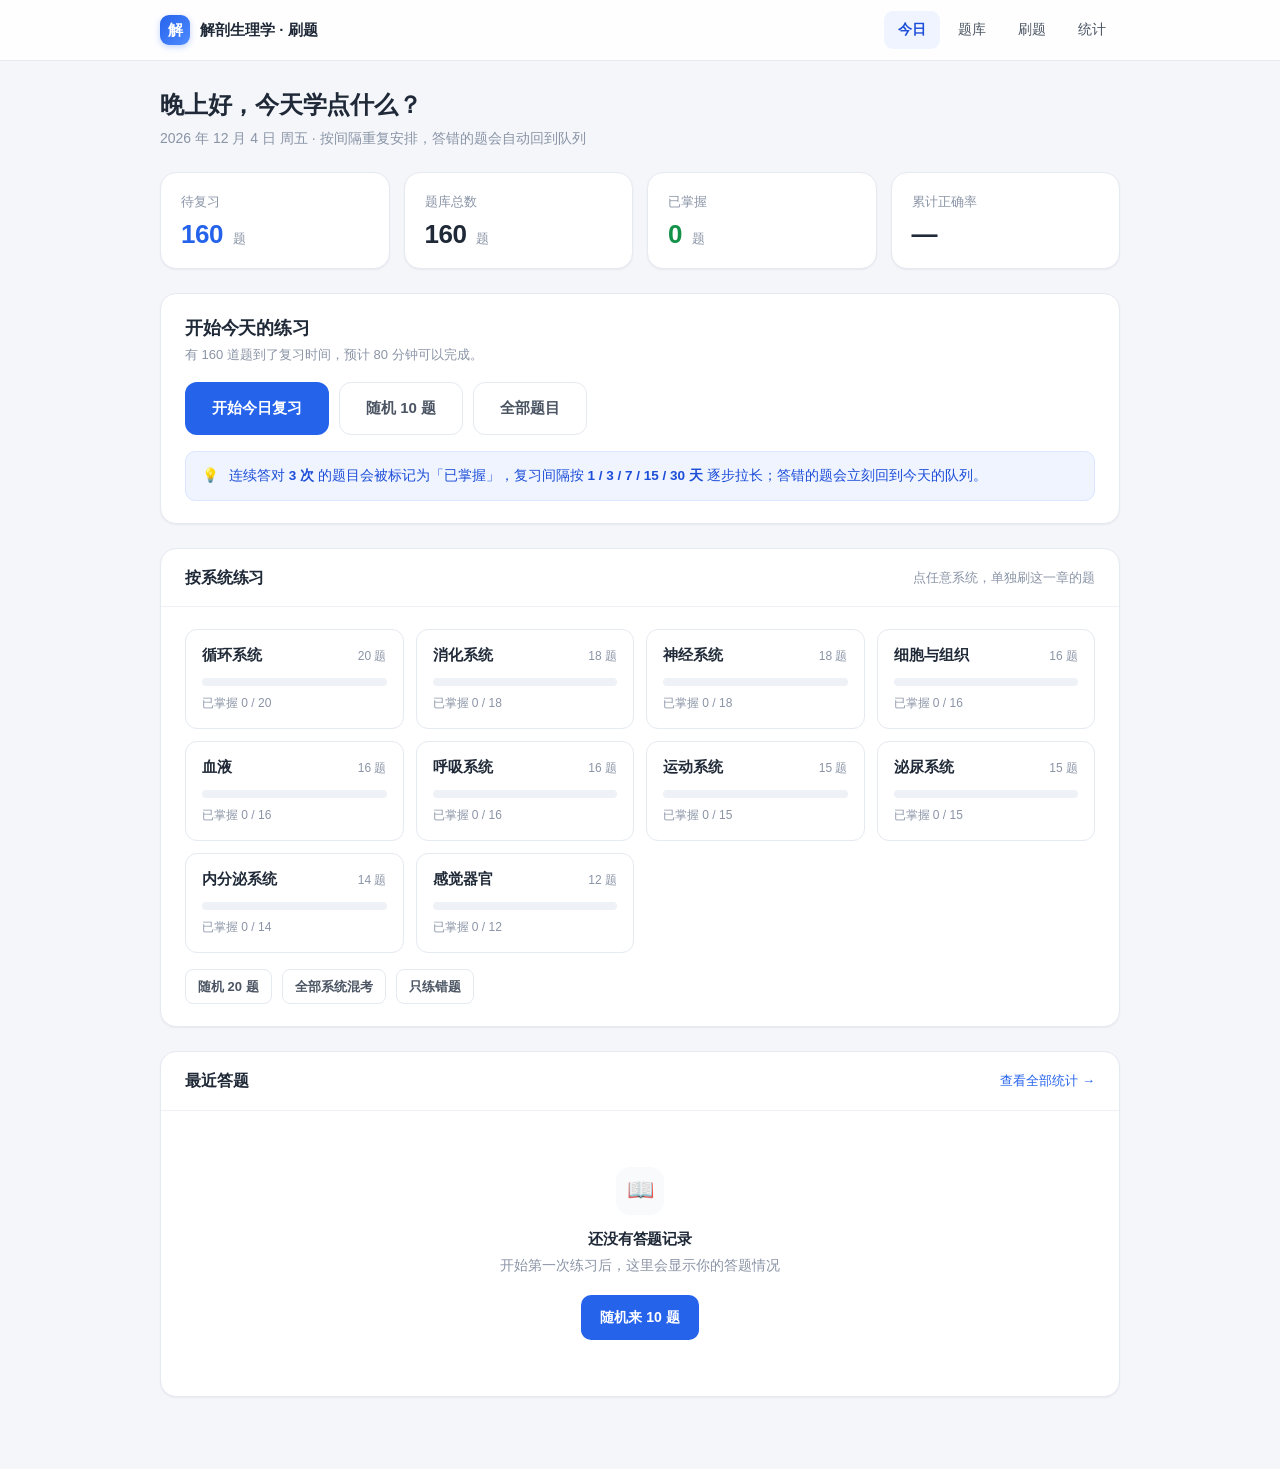
<file: index.html>
<!DOCTYPE html>
<html lang="zh-CN">
<head>
<meta charset="UTF-8">
<meta name="viewport" content="width=device-width, initial-scale=1">
<title>人体解剖生理学刷题系统 · 看图识别 · 间隔重复复习</title>
<meta name="description" content="免费的人体解剖生理学在线刷题工具：内置 160 道题，覆盖细胞与组织、循环、呼吸、消化、泌尿、神经、内分泌等 10 个章节；支持单选题、判断题、填空题、名词卡、反向题和看图识别题六种题型，按间隔重复（1/3/7/15/30 天）自动安排复习，无需注册，打开即用。">
<meta name="keywords" content="人体解剖生理学,解剖学刷题,生理学题库,看图识别题,间隔重复,艾宾浩斯,期末复习,免费刷题网站">
<meta name="author" content="暨南大学 人工智能应用实践">
<meta name="theme-color" content="#2563eb">
<link rel="icon" href="assets/images/icon.svg" type="image/svg+xml">
<link rel="manifest" href="site.webmanifest">
<!-- 社交平台分享预览 -->
<meta property="og:type" content="website">
<meta property="og:title" content="人体解剖生理学刷题系统 · 看图识别 · 间隔重复">
<meta property="og:description" content="160 道解剖生理学题目，六种题型含看图识别，按艾宾浩斯间隔重复自动排复习，打开即用。">
<meta property="og:locale" content="zh_CN">
<meta name="twitter:card" content="summary">
<link rel="stylesheet" href="assets/style.css">
</head>
<body>

<header class="topbar">
  <div class="wrap topbar-inner">
    <a class="brand" href="index.html">
      <span class="brand-mark">解</span>
      <span class="brand-text">解剖生理学 · 刷题</span>
    </a>
    <nav class="nav">
      <a href="index.html">今日</a>
      <a href="bank.html">题库</a>
      <a href="quiz.html">刷题</a>
      <a href="stats.html">统计</a>
    </nav>
  </div>
</header>

<main class="wrap page">

  <div class="page-head">
    <h1 id="greeting">今日学习</h1>
    <p><span id="today"></span> · 按间隔重复安排，答错的题会自动回到队列</p>
  </div>

  <!-- 数据概览 -->
  <section class="stat-grid">
    <div class="stat">
      <div class="stat-label">待复习</div>
      <div class="stat-value is-primary" id="stat-due">0 <small>题</small></div>
    </div>
    <div class="stat">
      <div class="stat-label">题库总数</div>
      <div class="stat-value" id="stat-total">0 <small>题</small></div>
    </div>
    <div class="stat">
      <div class="stat-label">已掌握</div>
      <div class="stat-value is-success" id="stat-master">0 <small>题</small></div>
    </div>
    <div class="stat">
      <div class="stat-label">累计正确率</div>
      <div class="stat-value" id="stat-acc">—</div>
    </div>
  </section>

  <!-- 开始复习 -->
  <section class="card mt-24">
    <div class="card-pad">
      <div class="gap-row" style="justify-content: space-between; align-items: center;">
        <div>
          <h2 style="font-size:18px; margin-bottom: 4px;">开始今天的练习</h2>
          <p class="text-muted text-sm" id="due-hint">正在读取学习进度…</p>
        </div>
      </div>

      <div class="gap-row mt-16">
        <a class="btn btn-lg" id="btn-due" href="quiz.html?mode=due">开始今日复习</a>
        <a class="btn btn-ghost btn-lg" href="quiz.html?mode=random&count=10">随机 10 题</a>
        <a class="btn btn-ghost btn-lg" href="quiz.html?mode=all">全部题目</a>
      </div>

      <div class="notice mt-16">
        <span>💡</span>
        <span>连续答对 <strong>3 次</strong> 的题目会被标记为「已掌握」，复习间隔按 <strong>1 / 3 / 7 / 15 / 30 天</strong> 逐步拉长；答错的题会立刻回到今天的队列。</span>
      </div>
    </div>
  </section>

  <!-- 按系统练习 -->
  <section class="card mt-24">
    <div class="card-head">
      <h2>按系统练习</h2>
      <span class="sub">点任意系统，单独刷这一章的题</span>
    </div>
    <div class="card-pad">
      <div class="chapter-grid" id="chapter-grid">
        <p class="text-muted text-sm">加载中…</p>
      </div>
      <div class="gap-row mt-16">
        <a class="btn btn-ghost btn-sm" href="quiz.html?mode=random&count=20">随机 20 题</a>
        <a class="btn btn-ghost btn-sm" href="quiz.html?mode=all">全部系统混考</a>
        <a class="btn btn-ghost btn-sm" href="quiz.html?mode=wrong">只练错题</a>
      </div>
    </div>
  </section>

  <!-- 最近记录 -->
  <section class="card mt-24">
    <div class="card-head">
      <h2>最近答题</h2>
      <a class="text-sm" href="stats.html">查看全部统计 →</a>
    </div>
    <div class="q-list" id="recent-list"></div>
  </section>

</main>

<script src="assets/data.js"></script>
<script src="assets/app.js"></script>
<script>
(function () {
  'use strict';

  var s = App.stats();          // 统计结果
  var state = App.state();      // 原始数据（题目、记录）

  /* ---- 日期问候 ---- */
  var now = new Date();
  var h = now.getHours();
  var word = h < 6 ? '夜深了' : h < 11 ? '早上好' : h < 14 ? '中午好' : h < 18 ? '下午好' : '晚上好';
  document.getElementById('greeting').textContent = word + '，今天学点什么？';

  var week = ['周日', '周一', '周二', '周三', '周四', '周五', '周六'][now.getDay()];
  document.getElementById('today').textContent =
    now.getFullYear() + ' 年 ' + (now.getMonth() + 1) + ' 月 ' + now.getDate() + ' 日 ' + week;

  /* ---- 概览数字 ---- */
  document.getElementById('stat-due').innerHTML = s.due + ' <small>题</small>';
  document.getElementById('stat-total').innerHTML = s.total + ' <small>题</small>';
  document.getElementById('stat-master').innerHTML = s.mastered + ' <small>题</small>';
  document.getElementById('stat-acc').textContent = s.answered ? s.accuracy + '%' : '—';

  /* ---- 待复习提示 ---- */
  var hint = document.getElementById('due-hint');
  var btnDue = document.getElementById('btn-due');
  if (s.total === 0) {
    hint.textContent = '题库还是空的，先去「题库」页添加题目吧。';
    btnDue.textContent = '去添加题目';
    btnDue.setAttribute('href', 'bank.html');
  } else if (s.due === 0) {
    hint.textContent = '今天的复习任务已经完成，可以随机练习几题巩固一下。';
    btnDue.textContent = '随机巩固 10 题';
    btnDue.setAttribute('href', 'quiz.html?mode=random&count=10');
  } else {
    hint.textContent = '有 ' + s.due + ' 道题到了复习时间，预计 ' +
      Math.max(1, Math.round(s.due * 0.5)) + ' 分钟可以完成。';
  }

  /* ---- 按系统练习 ---- */
  var chapters = s.chapterStats;
  var grid = document.getElementById('chapter-grid');
  if (!chapters.length) {
    grid.innerHTML = '<p class="text-muted text-sm">暂无章节数据。</p>';
  } else {
    grid.innerHTML = chapters.map(function (c) {
      var pct = c.total ? Math.round((c.mastered / c.total) * 100) : 0;
      return '' +
        '<a class="chapter-card" href="quiz.html?mode=chapter&chapter=' +
          encodeURIComponent(c.chapter) + '">' +
          '<span class="cc-head">' +
            '<span class="cc-name">' + App.escapeHtml(c.chapter) + '</span>' +
            '<span class="cc-count">' + c.total + ' 题</span>' +
          '</span>' +
          '<span class="progress"><span class="progress-bar" style="width:' + pct + '%"></span></span>' +
          '<span class="cc-foot">已掌握 ' + c.mastered + ' / ' + c.total + '</span>' +
        '</a>';
    }).join('');
  }

  /* ---- 最近答题 ---- */
  var recent = state.records.slice(-6).reverse();
  var recentBox = document.getElementById('recent-list');
  if (!recent.length) {
    recentBox.innerHTML =
      '<div class="empty">' +
        '<div class="empty-icon">📖</div>' +
        '<h3>还没有答题记录</h3>' +
        '<p>开始第一次练习后，这里会显示你的答题情况</p>' +
        '<a class="btn" href="quiz.html?mode=random&count=10">随机来 10 题</a>' +
      '</div>';
  } else {
    var byId = {};
    state.questions.forEach(function (q) { byId[q.id] = q; });
    recentBox.innerHTML = recent.map(function (r) {
      var q = byId[r.qid];
      var stem = q ? q.stem : '（题目已删除）';
      var typeLabel = q ? (App.TYPES[q.type] || '') : '';
      return '' +
        '<div class="q-item">' +
          '<div class="q-item-main">' +
            '<div class="q-item-stem">' + App.escapeHtml(stem) + '</div>' +
            '<div class="q-item-meta">' +
              (typeLabel ? '<span class="tag tag-type">' + typeLabel + '</span>' : '') +
              '<span class="tag">' + App.escapeHtml(r.chapter || '') + '</span>' +
              '<span class="text-muted text-sm">' + App.formatDateTime(r.ts) + '</span>' +
            '</div>' +
          '</div>' +
          '<div class="q-item-actions">' +
            '<span class="tag ' + (r.correct ? 'tag-master' : 'tag-learning') + '">' +
              (r.correct ? '答对' : '答错') +
            '</span>' +
          '</div>' +
        '</div>';
    }).join('');
  }
})();
</script>

</body>
</html>
</file>
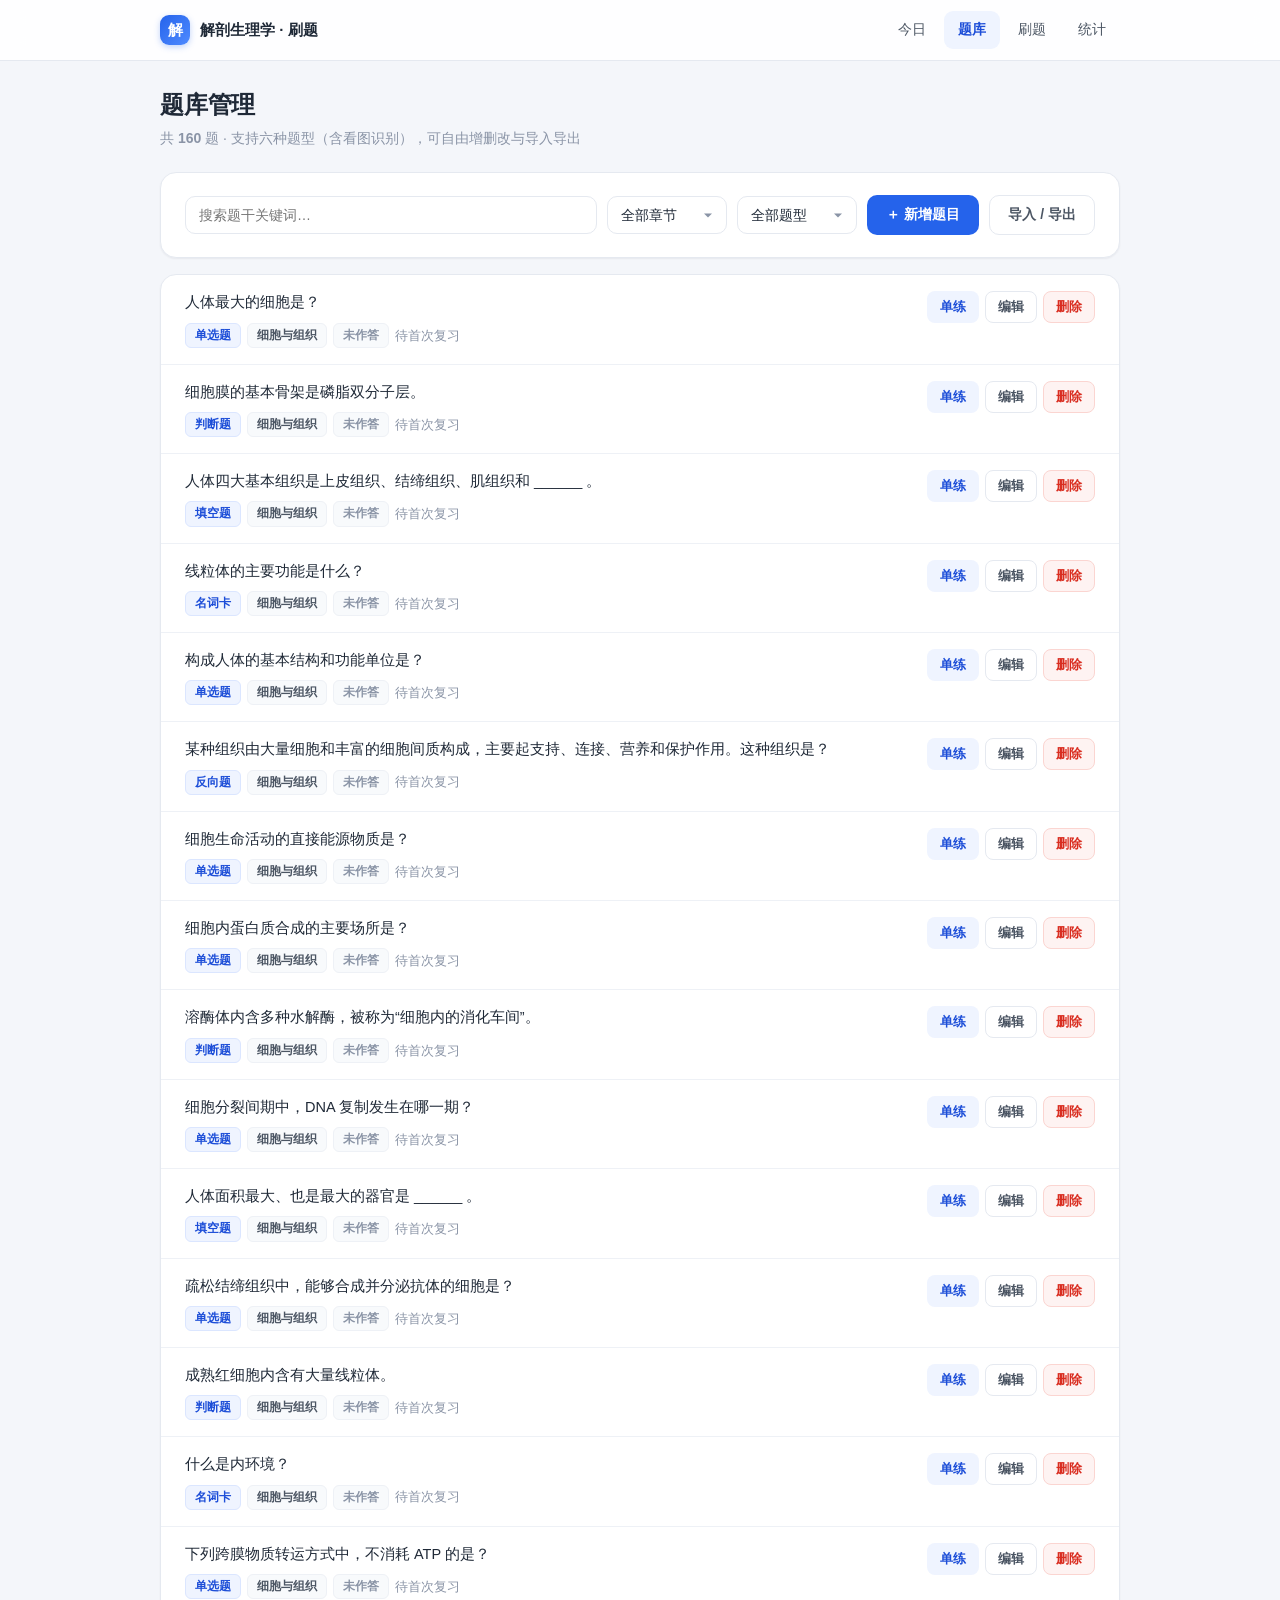
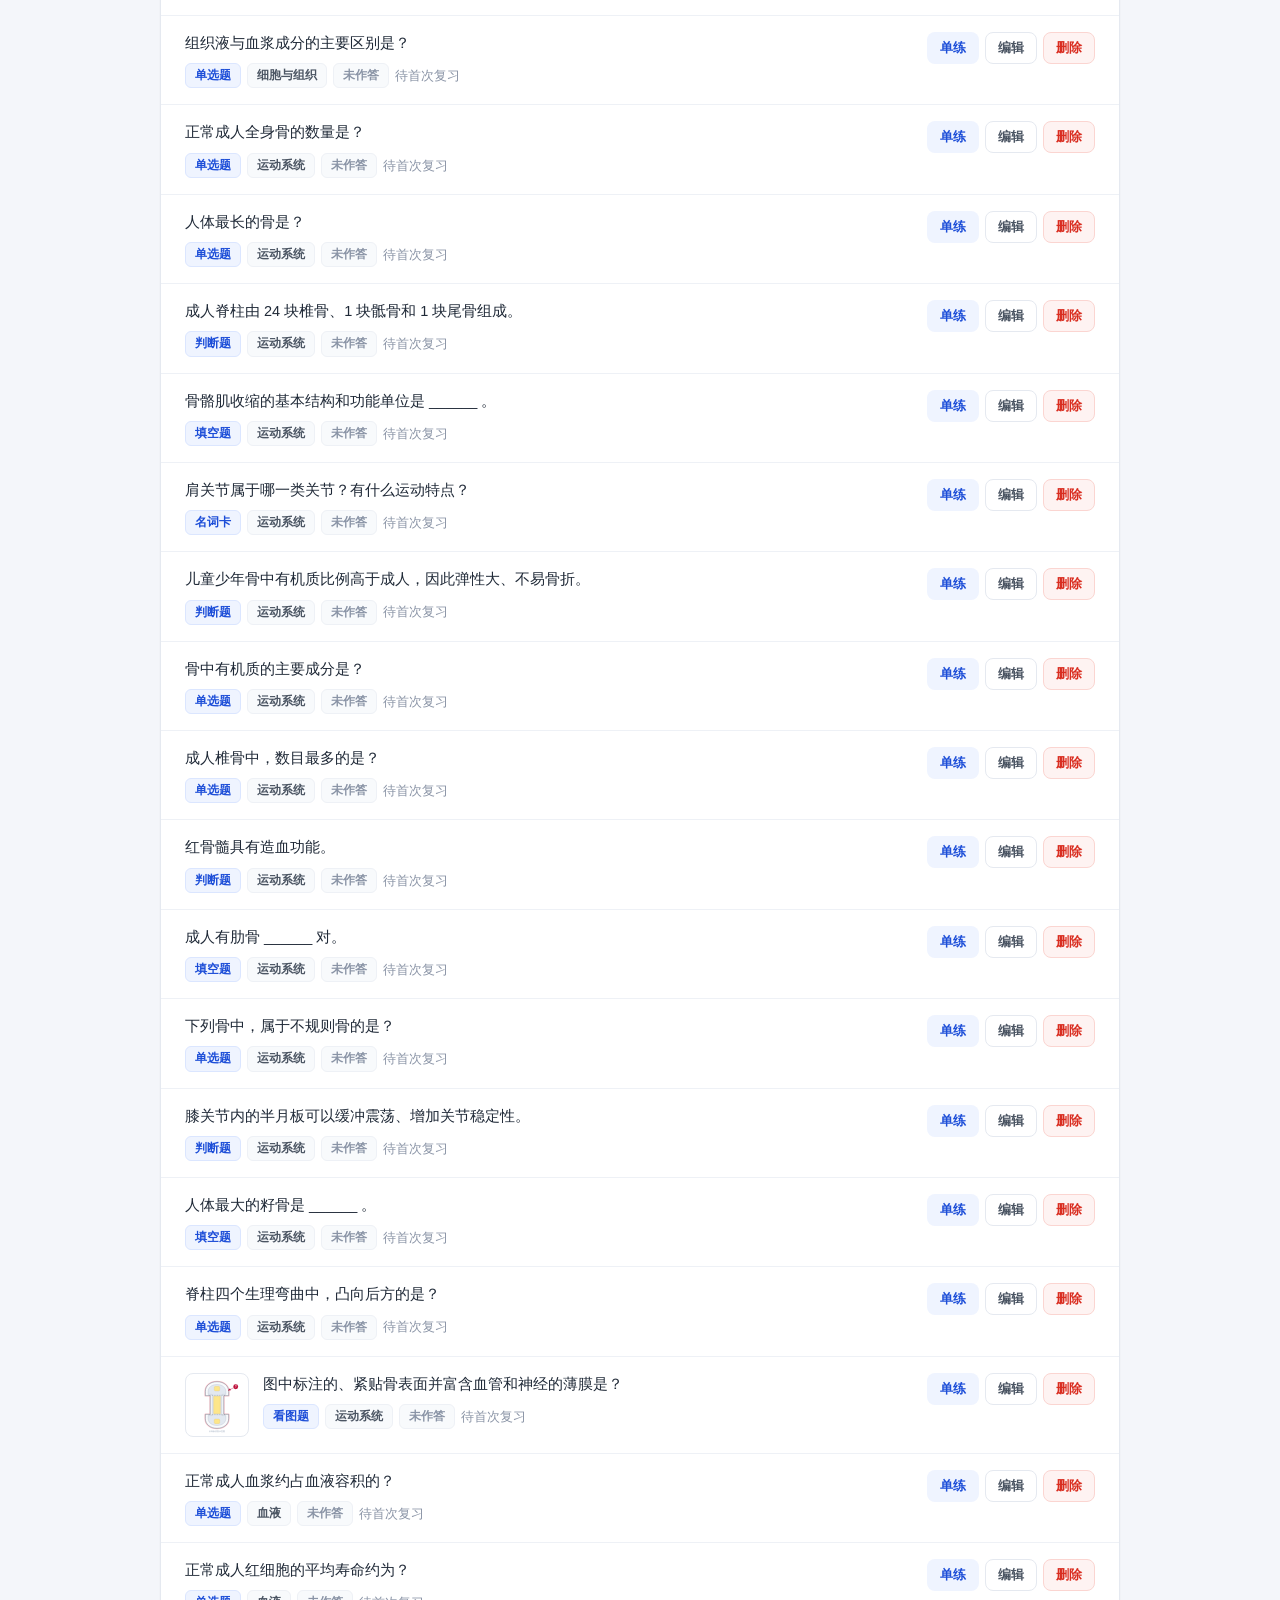
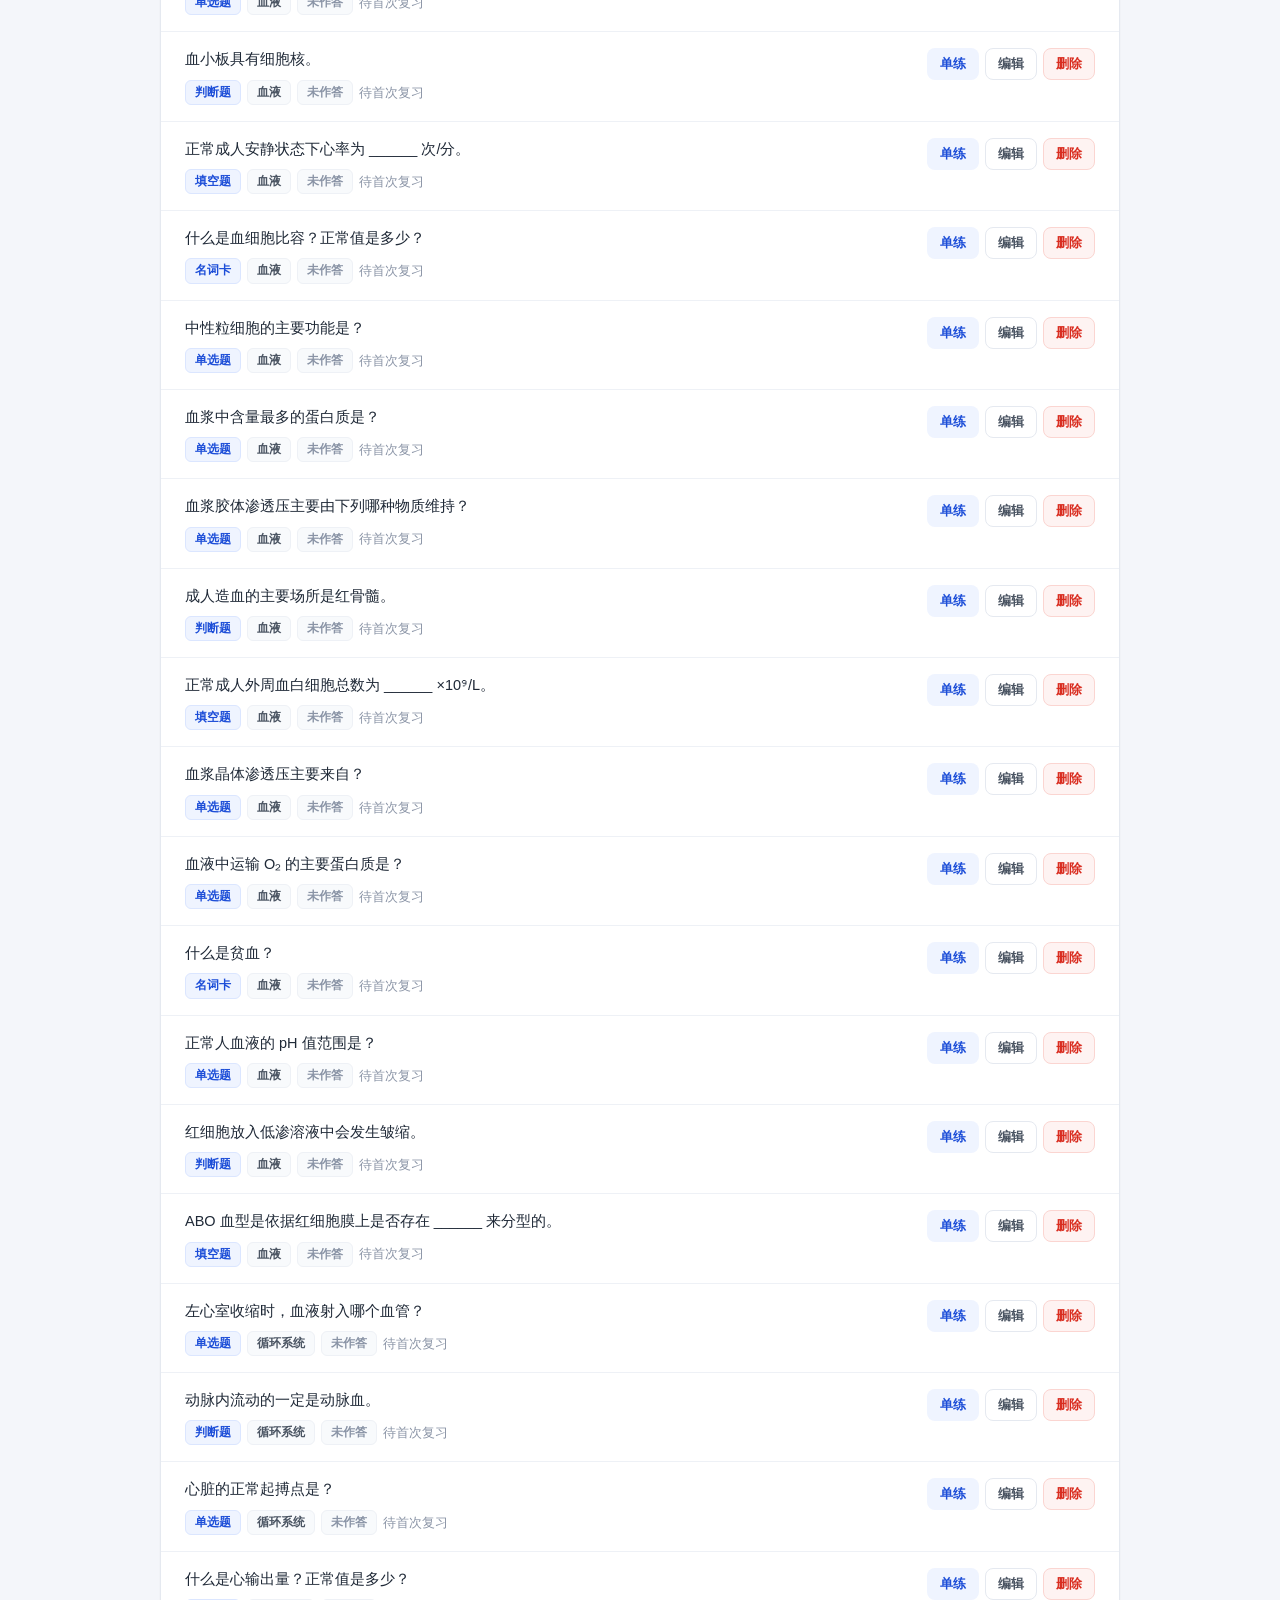
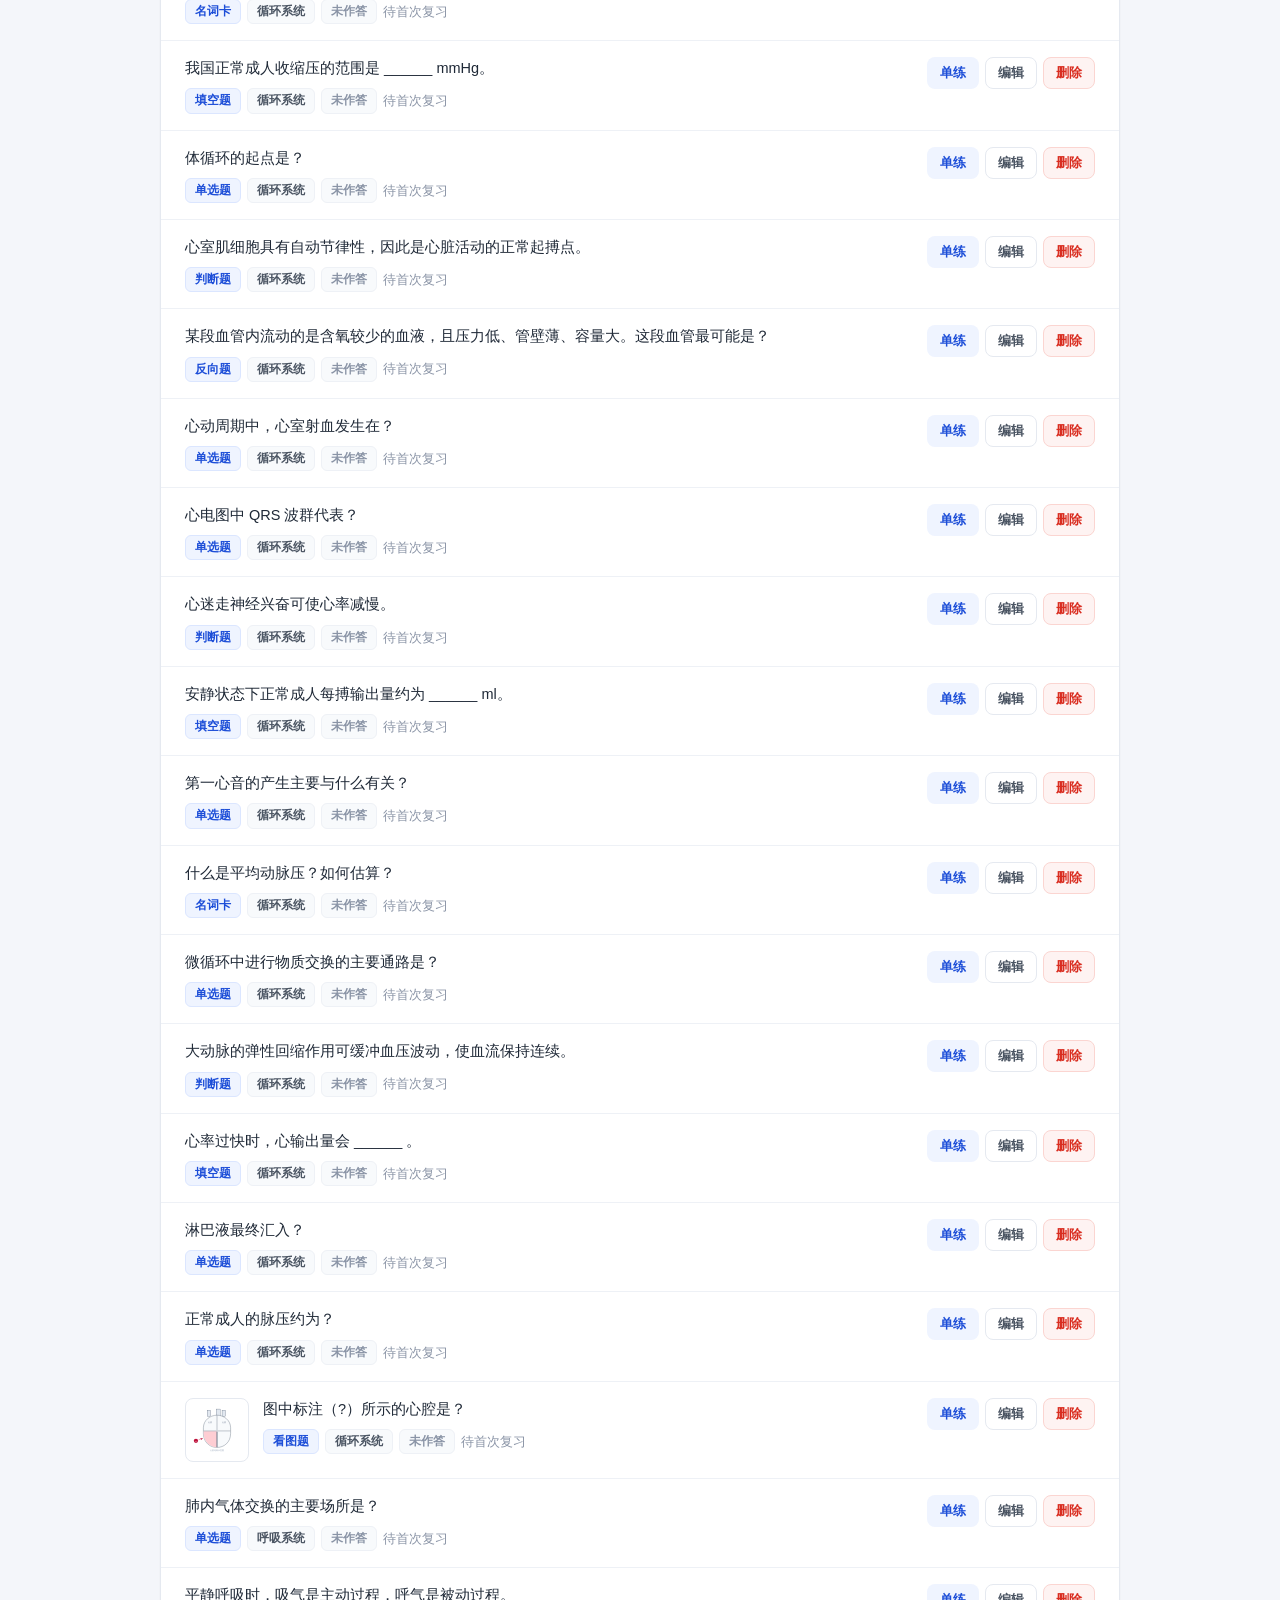
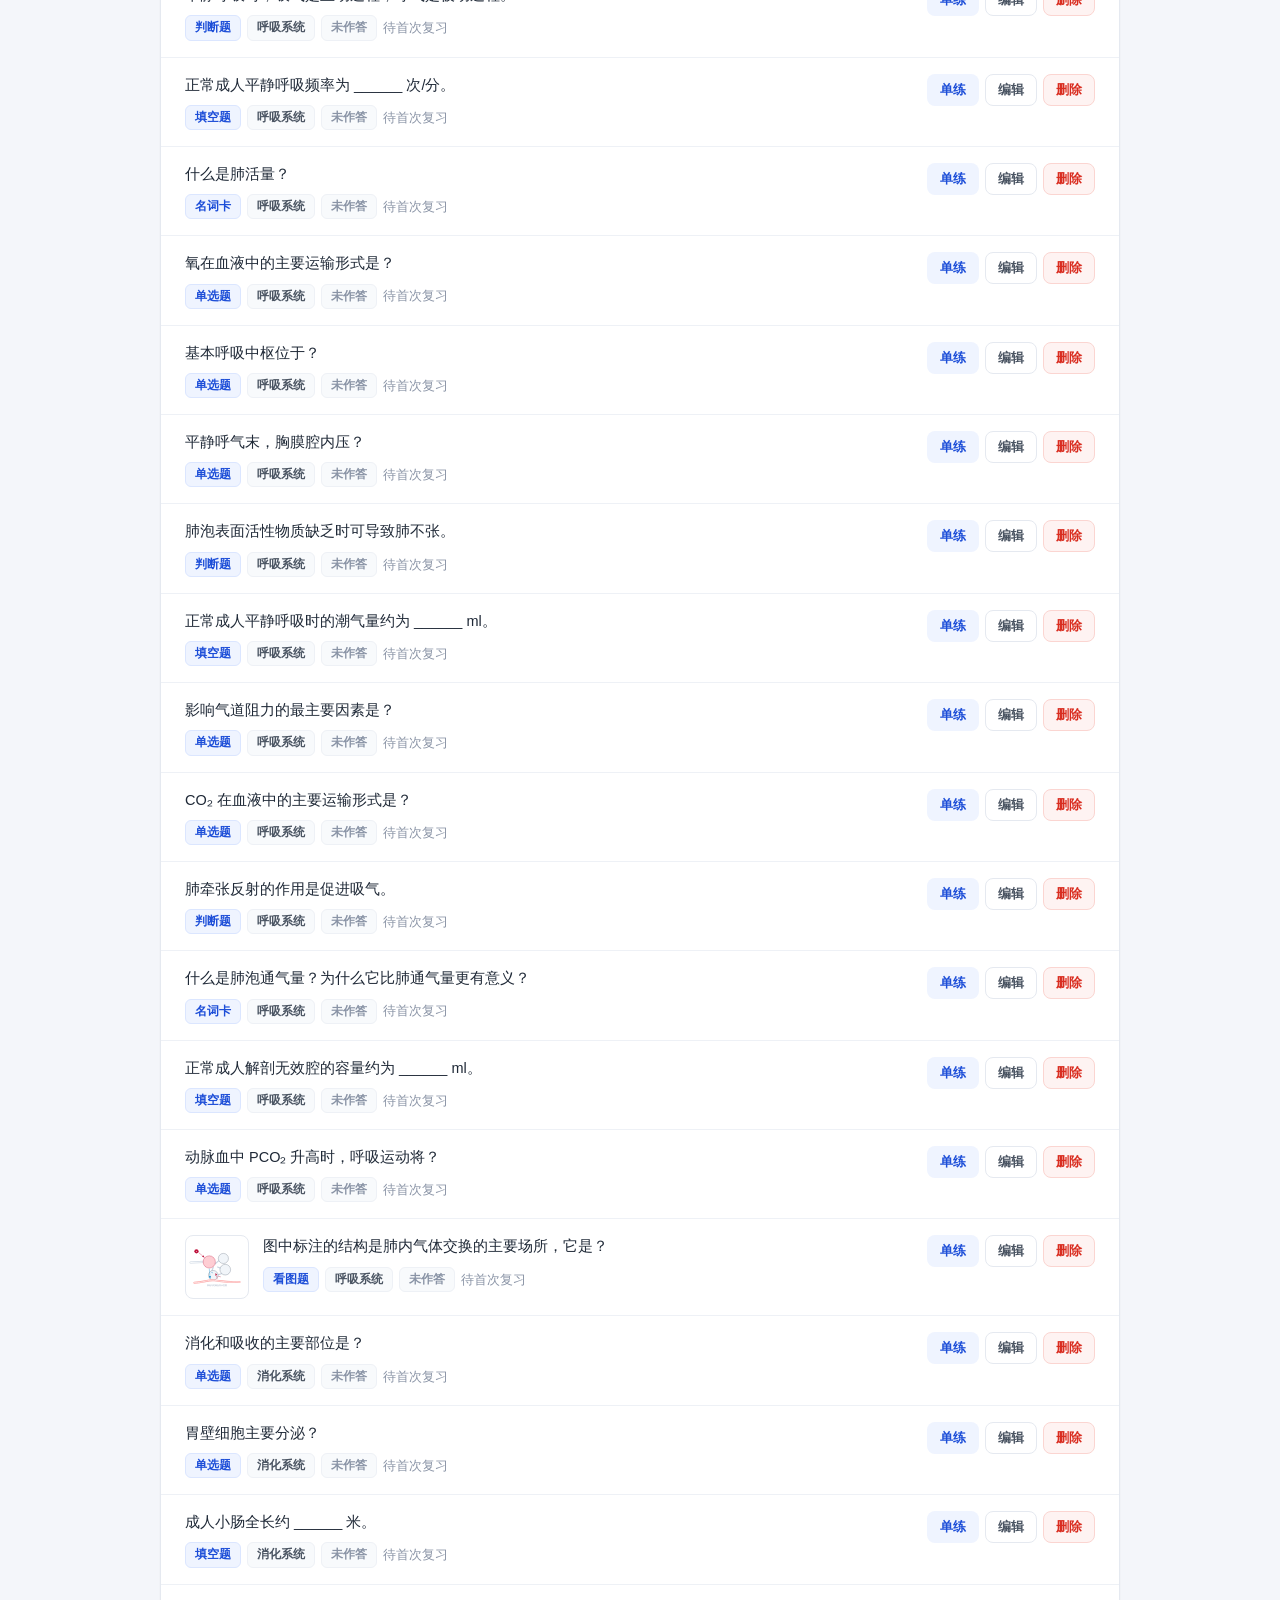
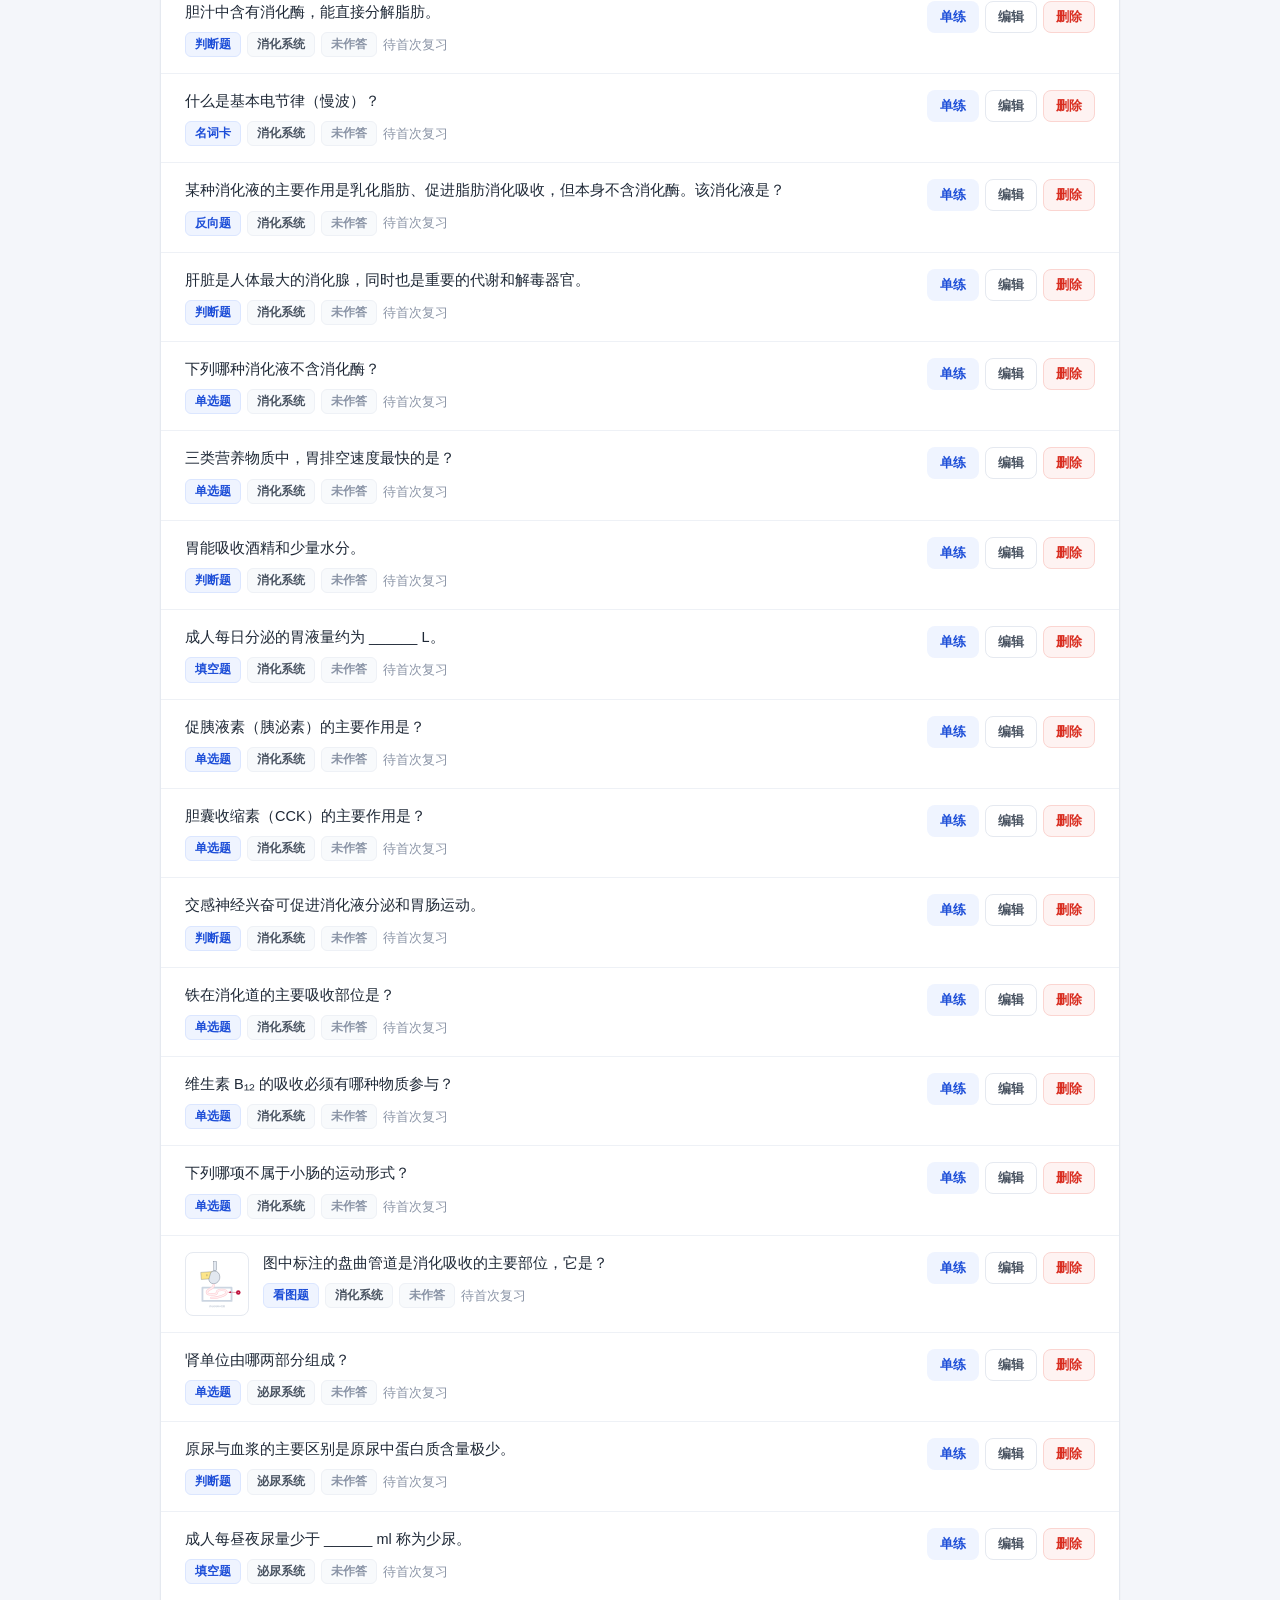
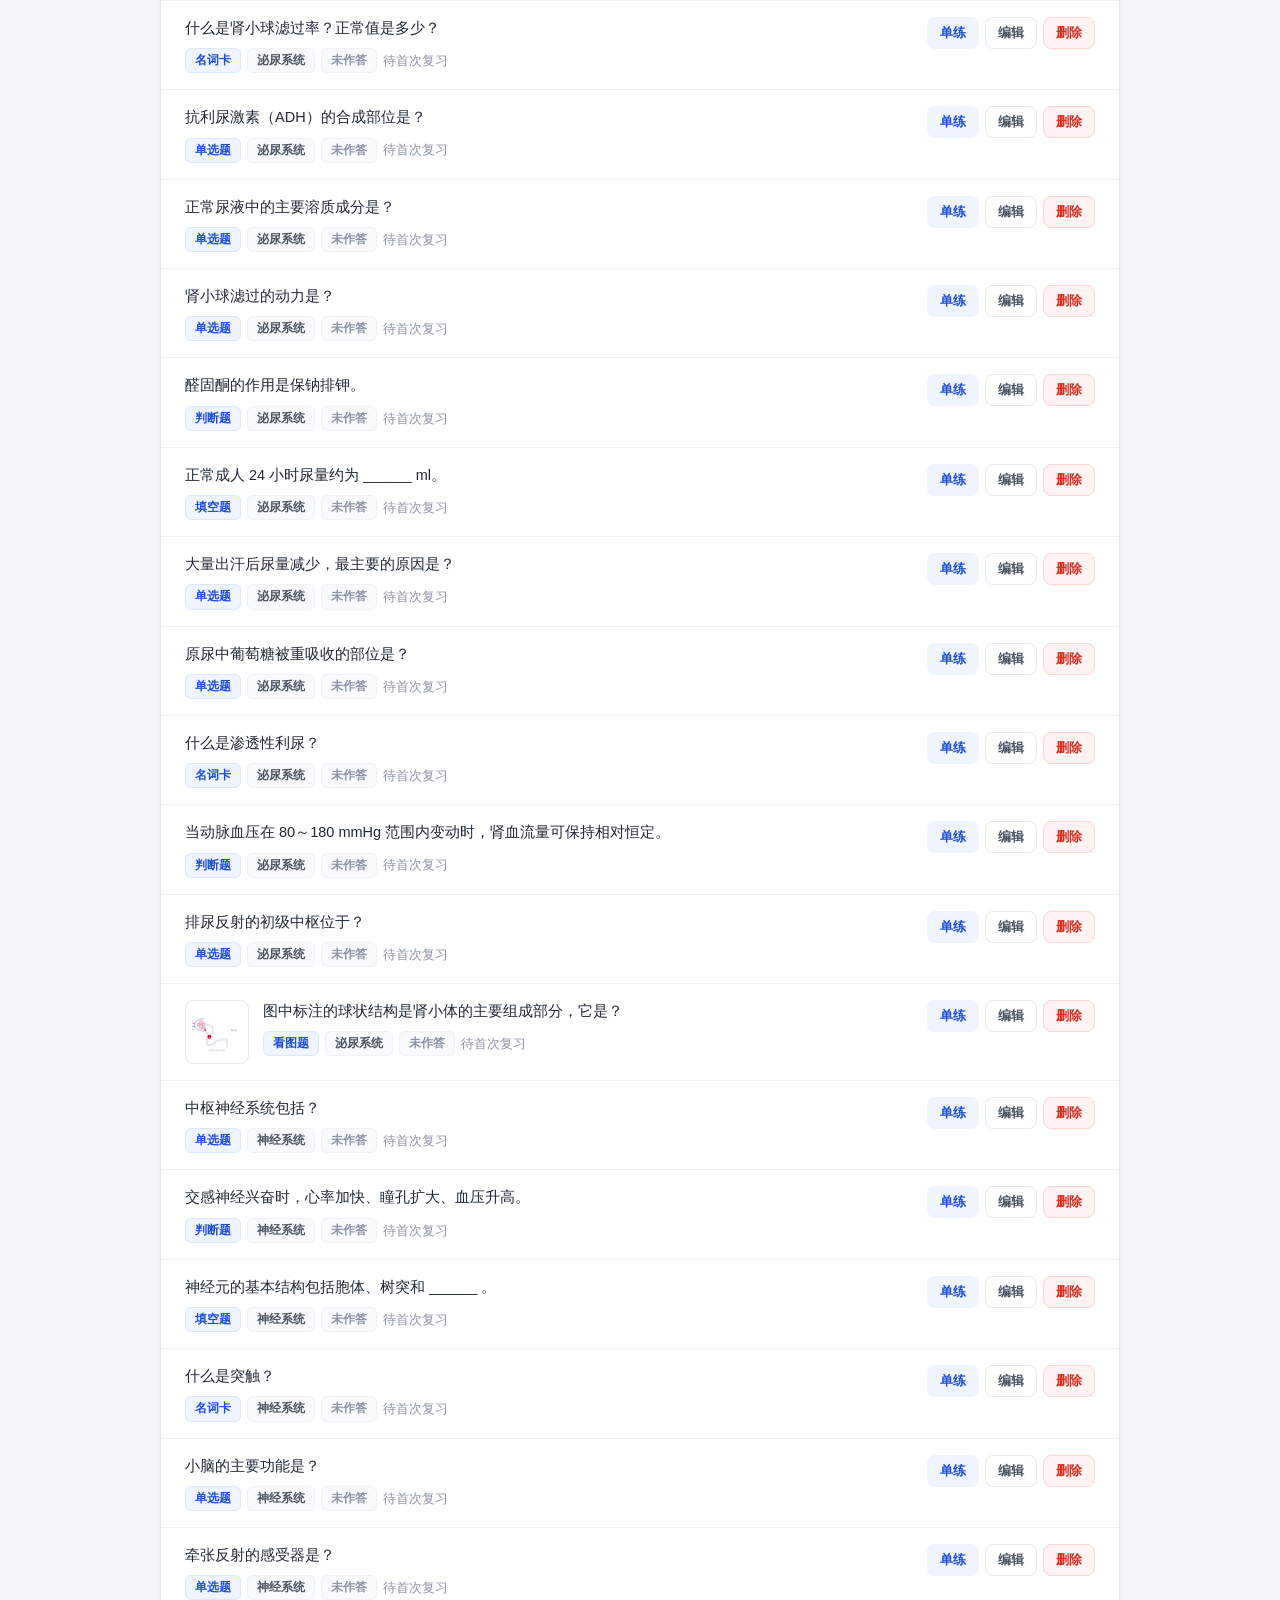
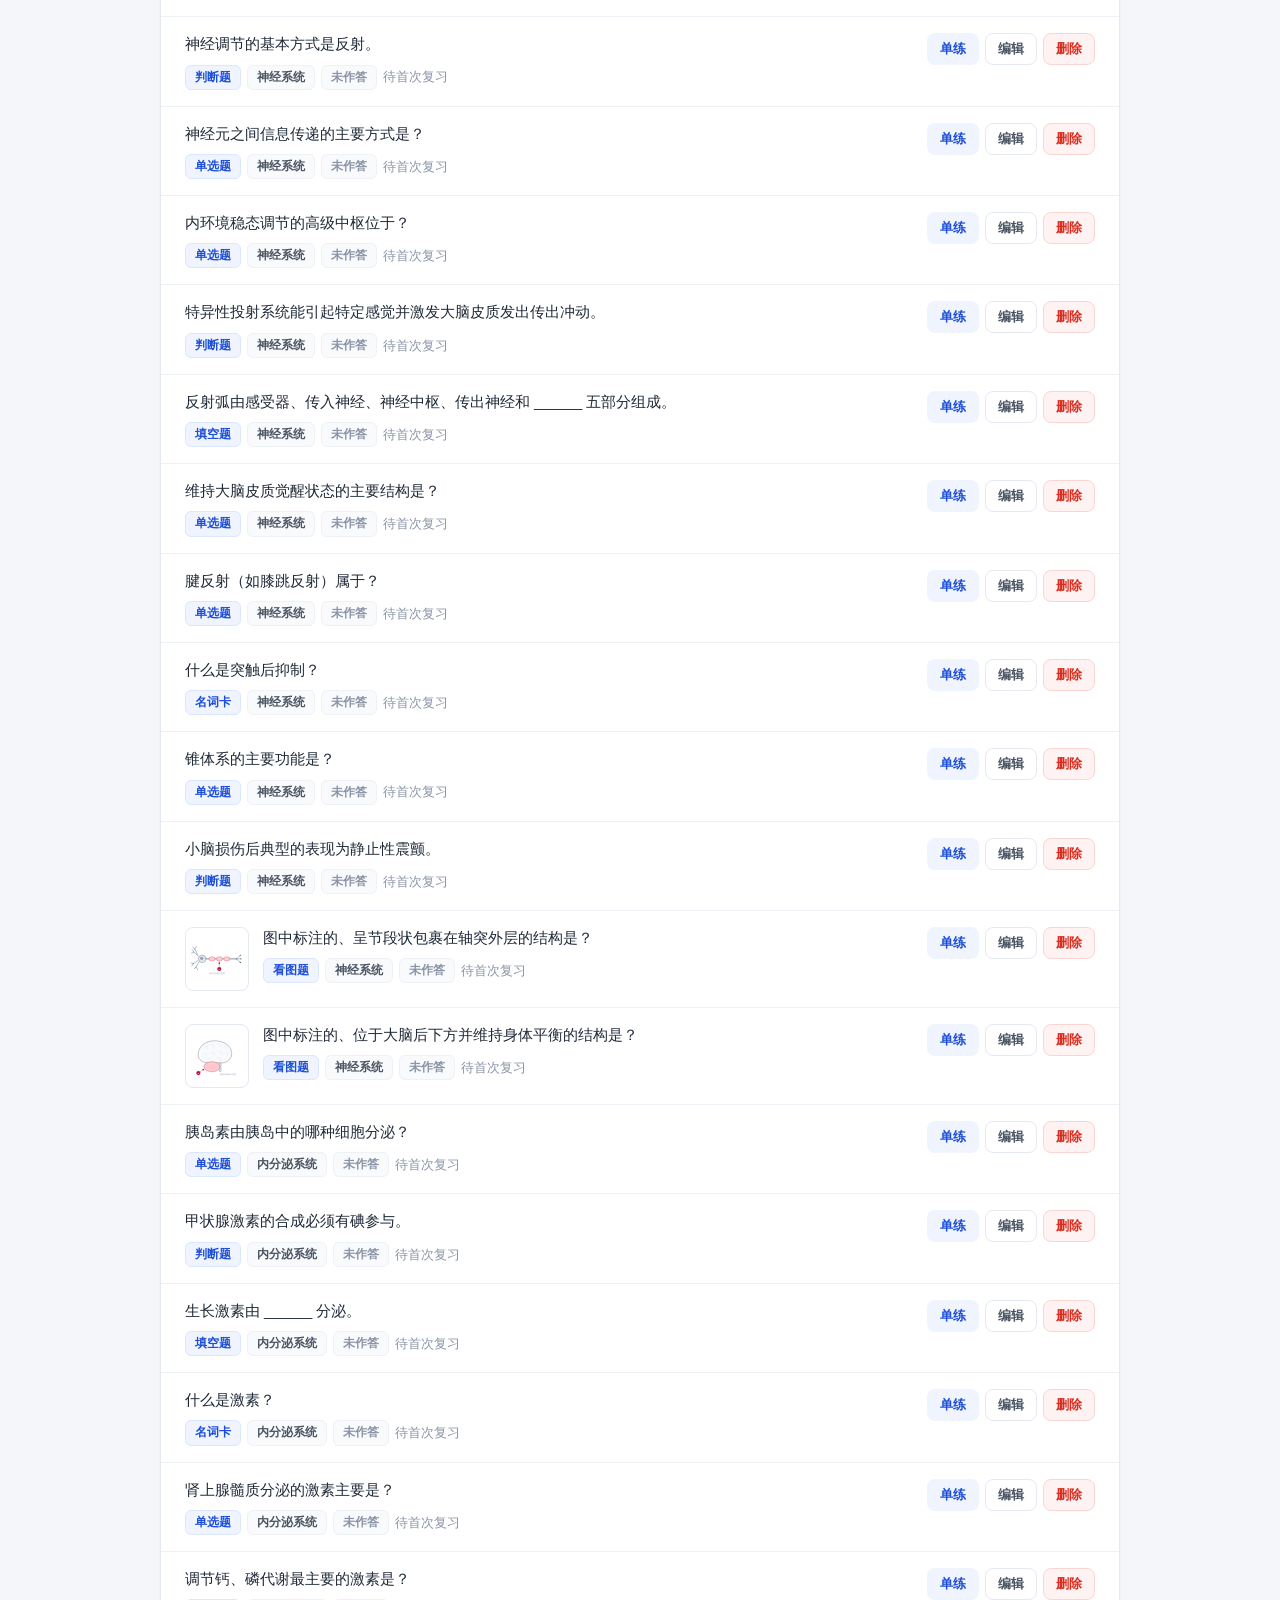
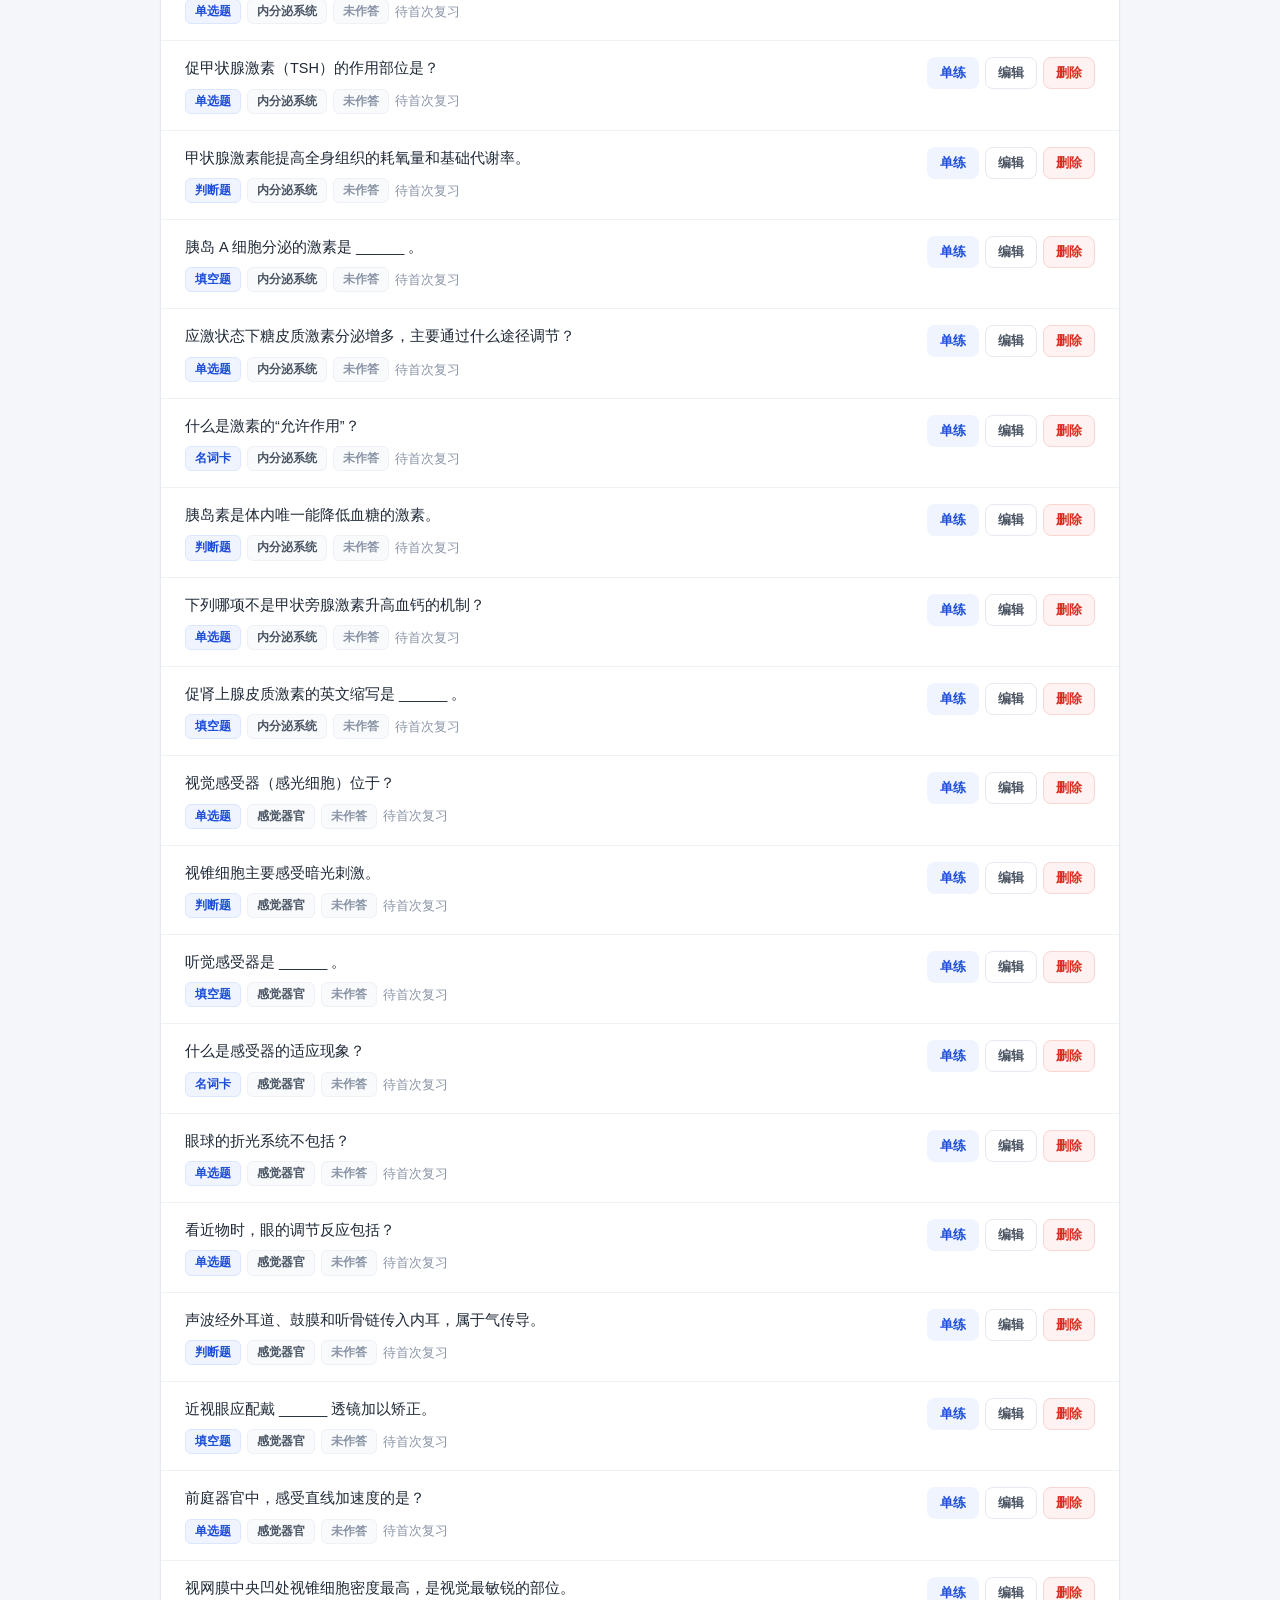
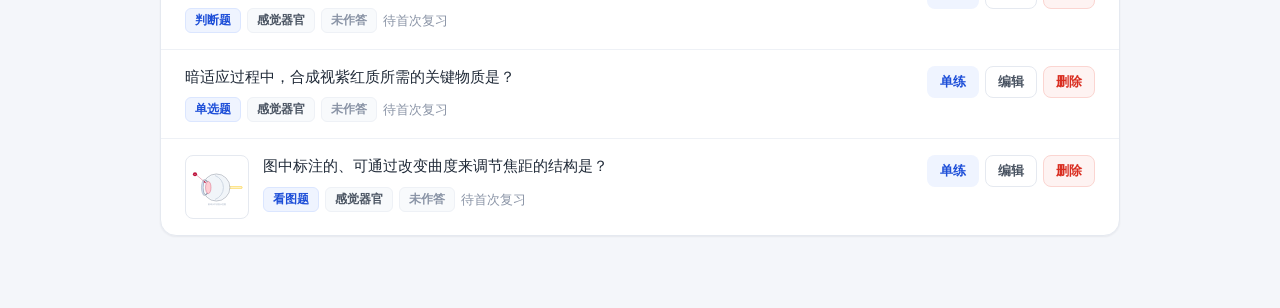
<file: bank.html>
<!DOCTYPE html>
<html lang="zh-CN">
<head>
<meta charset="UTF-8">
<meta name="viewport" content="width=device-width, initial-scale=1">
<meta name="description" content="增删改查解剖生理学题目，支持单选、判断、填空、名词卡和看图识别题，可导入导出 JSON 备份。">
<meta name="theme-color" content="#2563eb">
<link rel="icon" href="assets/images/icon.svg" type="image/svg+xml">
<title>题库管理 · 人体解剖生理学刷题系统</title>
<link rel="stylesheet" href="assets/style.css">
</head>
<body>

<header class="topbar">
  <div class="wrap topbar-inner">
    <a class="brand" href="index.html">
      <span class="brand-mark">解</span>
      <span class="brand-text">解剖生理学 · 刷题</span>
    </a>
    <nav class="nav">
      <a href="index.html">今日</a>
      <a href="bank.html">题库</a>
      <a href="quiz.html">刷题</a>
      <a href="stats.html">统计</a>
    </nav>
  </div>
</header>

<main class="wrap page">

  <div class="page-head">
    <h1>题库管理</h1>
    <p>共 <strong id="count-all">0</strong> 题 · 支持六种题型（含看图识别），可自由增删改与导入导出</p>
  </div>

  <!-- 工具栏 -->
  <section class="card card-pad">
    <div class="toolbar">
      <input class="input grow" id="search" type="search" placeholder="搜索题干关键词…">
      <select class="select" id="filter-chapter">
        <option value="">全部章节</option>
      </select>
      <select class="select" id="filter-type">
        <option value="">全部题型</option>
      </select>
      <button class="btn" id="btn-add">＋ 新增题目</button>
      <button class="btn btn-ghost" id="btn-io">导入 / 导出</button>
    </div>
  </section>

  <!-- 列表 -->
  <section class="card mt-16">
    <div class="q-list" id="list"></div>
  </section>

</main>

<!-- 新增 / 编辑弹窗 -->
<div class="modal-mask hide" id="modal-edit">
  <div class="modal">
    <div class="modal-head">
      <h2 id="edit-title">新增题目</h2>
      <button class="icon-btn" data-close="modal-edit" aria-label="关闭">×</button>
    </div>
    <div class="modal-body">
      <div class="field">
        <label for="f-type">题型</label>
        <select class="select" id="f-type">
          <option value="choice">单选题（四选一）</option>
          <option value="reverse">反向题（根据描述选结构）</option>
          <option value="judge">判断题（对 / 错）</option>
          <option value="fill">填空题（输入答案）</option>
          <option value="term">名词卡（自评认识与否）</option>
          <option value="image">看图题（看图片选答案）</option>
        </select>
      </div>

      <div class="field">
        <label for="f-chapter">所属章节</label>
        <select class="select" id="f-chapter"></select>
      </div>

      <div class="field">
        <label for="f-stem">题干</label>
        <textarea class="textarea" id="f-stem" rows="3" placeholder="例如：正常成人全身骨的数量是？"></textarea>
        <div class="hint">填空题请用 6 个下划线 ______ 表示空格位置。</div>
      </div>

      <!-- 看图题的图片路径 -->
      <div id="area-image" class="hide">
        <div class="field">
          <label for="f-image">图片路径或网址</label>
          <input class="input" id="f-image" type="text" placeholder="assets/images/heart.svg">
          <div class="hint">相对路径（如 assets/images/heart.svg）或完整网址（https://…）均可。内置图片见 assets/images 目录。</div>
        </div>
      </div>

      <!-- 选择题选项区 -->
      <div id="area-choice">
        <div class="field">
          <label>选项（点击左侧圆点设为正确答案）</label>
          <div id="option-rows"></div>
        </div>
      </div>

      <!-- 判断题答案区 -->
      <div id="area-judge" class="hide">
        <div class="field">
          <label for="f-judge">正确答案</label>
          <select class="select" id="f-judge">
            <option value="0">正确</option>
            <option value="1">错误</option>
          </select>
        </div>
      </div>

      <!-- 填空 / 名词卡答案区 -->
      <div id="area-text" class="hide">
        <div class="field">
          <label for="f-answers">正确答案</label>
          <textarea class="textarea" id="f-answers" rows="3"
            placeholder="每行一个可接受答案，第一行为标准答案"></textarea>
          <div class="hint">填空题会自动忽略空格、标点和大小写差异。</div>
        </div>
      </div>

      <div class="field">
        <label for="f-exp">解析（选填）</label>
        <textarea class="textarea" id="f-exp" rows="2" placeholder="补充说明，答题后会显示"></textarea>
      </div>
    </div>
    <div class="modal-foot">
      <button class="btn btn-ghost" data-close="modal-edit">取消</button>
      <button class="btn" id="btn-save">保存</button>
    </div>
  </div>
</div>

<!-- 导入导出弹窗 -->
<div class="modal-mask hide" id="modal-io">
  <div class="modal">
    <div class="modal-head">
      <h2>导入 / 导出题库</h2>
      <button class="icon-btn" data-close="modal-io" aria-label="关闭">×</button>
    </div>
    <div class="modal-body">
      <div class="notice">
        <span>💾</span>
        <span>导出可用于备份或分享给同学；导入不会覆盖已有题目，重复 ID 的题目会被跳过。</span>
      </div>

      <div class="field mt-16">
        <label for="io-text">题库 JSON</label>
        <textarea class="textarea" id="io-text" rows="8" placeholder="点击下方「导出到文本框」生成，或粘贴他人分享的题库 JSON"></textarea>
      </div>
    </div>
    <div class="modal-foot">
      <button class="btn btn-ghost" id="btn-download">下载 .json</button>
      <button class="btn btn-ghost" id="btn-reset">恢复内置题库</button>
      <button class="btn" id="btn-import">导入到题库</button>
    </div>
  </div>
</div>

<div class="toast" id="toast"></div>

<script src="assets/data.js"></script>
<script src="assets/app.js"></script>
<script>
(function () {
  'use strict';

  var elList      = document.getElementById('list');
  var elSearch    = document.getElementById('search');
  var elChapter   = document.getElementById('filter-chapter');
  var elType      = document.getElementById('filter-type');
  var elCountAll  = document.getElementById('count-all');

  var editingId = null;       // null 表示新增
  var draftOptions = ['', '', '', ''];
  var draftAnswer = 0;

  /* ---------- 初始化筛选下拉 ---------- */
  function fillSelects() {
    App.CHAPTERS.forEach(function (c) {
      var o = document.createElement('option');
      o.value = c; o.textContent = c;
      elChapter.appendChild(o);
    });
    Object.keys(App.TYPES).forEach(function (t) {
      var o = document.createElement('option');
      o.value = t; o.textContent = App.TYPES[t];
      elType.appendChild(o);
    });

    var fc = document.getElementById('f-chapter');
    App.CHAPTERS.forEach(function (c) {
      var o = document.createElement('option');
      o.value = c; o.textContent = c;
      fc.appendChild(o);
    });
  }

  /* ---------- 渲染列表 ---------- */
  function render() {
    var state = App.state();
    var kw = elSearch.value.trim().toLowerCase();
    var chap = elChapter.value;
    var type = elType.value;

    elCountAll.textContent = state.questions.length;

    var list = state.questions.filter(function (q) {
      if (chap && q.chapter !== chap) return false;
      if (type && q.type !== type) return false;
      if (kw) {
        var hay = (q.stem + ' ' + (q.options || []).join(' ') + ' ' +
                   (q.answers || []).join(' ') + ' ' + q.explanation).toLowerCase();
        if (hay.indexOf(kw) < 0) return false;
      }
      return true;
    });

    if (!list.length) {
      elList.innerHTML =
        '<div class="empty">' +
          '<div class="empty-icon">🔍</div>' +
          '<h3>没有符合条件的题目</h3>' +
          '<p>换个关键词，或点击「新增题目」自己添加一道</p>' +
          '<button class="btn" id="empty-add">＋ 新增题目</button>' +
        '</div>';
      var ea = document.getElementById('empty-add');
      if (ea) ea.addEventListener('click', function () { openEdit(null); });
      return;
    }

    elList.innerHTML = list.map(function (q) {
      var lvl = App.masteryLevel(q);
      var lvlTag = lvl === 'master' ? '<span class="tag tag-master">已掌握</span>'
                 : lvl === 'learning' ? '<span class="tag tag-learning">学习中</span>'
                 : '<span class="tag tag-new">未作答</span>';
      var stat = q.srs && q.srs.right + q.srs.wrong > 0
        ? '对 ' + q.srs.right + ' / 错 ' + q.srs.wrong
        : '';
      var thumb = (q.type === 'image' && q.image)
        ? '<img class="q-thumb" src="' + App.escapeHtml(q.image) + '" alt="题目配图">'
        : '';

      return '' +
        '<div class="q-item">' +
          thumb +
          '<div class="q-item-main">' +
            '<div class="q-item-stem">' + App.escapeHtml(q.stem) + '</div>' +
            '<div class="q-item-meta">' +
              '<span class="tag tag-type">' + (App.TYPES[q.type] || q.type) + '</span>' +
              '<span class="tag tag-chap">' + App.escapeHtml(q.chapter) + '</span>' +
              lvlTag +
              (stat ? '<span class="text-muted text-sm">' + stat + '</span>' : '') +
              '<span class="text-muted text-sm">' + App.dueLabel(q) + '</span>' +
            '</div>' +
          '</div>' +
          '<div class="q-item-actions">' +
            '<button class="btn btn-soft btn-sm" data-act="play" data-id="' + q.id + '">单练</button>' +
            '<button class="btn btn-ghost btn-sm" data-act="edit" data-id="' + q.id + '">编辑</button>' +
            '<button class="btn btn-danger btn-sm" data-act="del" data-id="' + q.id + '">删除</button>' +
          '</div>' +
        '</div>';
    }).join('');
  }

  /* ---------- 事件委托 ---------- */
  elList.addEventListener('click', function (e) {
    var btn = e.target.closest('[data-act]');
    if (!btn) return;
    var id = btn.getAttribute('data-id');
    var act = btn.getAttribute('data-act');

    if (act === 'play') {
      location.href = 'quiz.html?mode=ids&ids=' + encodeURIComponent(id);
    } else if (act === 'edit') {
      openEdit(id);
    } else if (act === 'del') {
      var state = App.state();
      var q = state.questions.find(function (x) { return x.id === id; });
      if (!q) return;
      if (!confirm('确定删除这道题吗？\n\n' + q.stem.slice(0, 40) + '…\n\n删除后不可恢复（建议先导出备份）。')) return;
      state.questions = state.questions.filter(function (x) { return x.id !== id; });
      App.save();
      render();
      App.toast('已删除', 'success');
    }
  });

  elSearch.addEventListener('input', render);
  elChapter.addEventListener('change', render);
  elType.addEventListener('change', render);

  /* ---------- 弹窗通用 ---------- */
  function openModal(id) { document.getElementById(id).classList.remove('hide'); }
  function closeModal(id) { document.getElementById(id).classList.add('hide'); }

  document.querySelectorAll('[data-close]').forEach(function (b) {
    b.addEventListener('click', function () { closeModal(b.getAttribute('data-close')); });
  });
  document.querySelectorAll('.modal-mask').forEach(function (m) {
    m.addEventListener('click', function (e) {
      if (e.target === m) m.classList.add('hide');
    });
  });
  document.addEventListener('keydown', function (e) {
    if (e.key === 'Escape') {
      document.querySelectorAll('.modal-mask').forEach(function (m) { m.classList.add('hide'); });
    }
  });

  /* ---------- 选项编辑区 ---------- */
  function renderOptionRows() {
    var box = document.getElementById('option-rows');
    box.innerHTML = draftOptions.map(function (txt, i) {
      var letter = String.fromCharCode(65 + i);
      return '' +
        '<div class="field" style="margin-bottom:10px;">' +
          '<div style="display:flex; gap:8px; align-items:center;">' +
            '<label style="margin:0; display:flex; align-items:center; gap:6px; cursor:pointer;">' +
              '<input type="radio" name="opt-answer" value="' + i + '"' +
                (draftAnswer === i ? ' checked' : '') + ' style="cursor:pointer; width:16px; height:16px;">' +
              '<span style="font-weight:700;">' + letter + '</span>' +
            '</label>' +
            '<input class="input opt-input" data-i="' + i + '" value="' + App.escapeHtml(txt) + '"' +
              ' placeholder="选项 ' + letter + '">' +
          '</div>' +
        '</div>';
    }).join('');

    box.querySelectorAll('.opt-input').forEach(function (inp) {
      inp.addEventListener('input', function () {
        draftOptions[Number(inp.getAttribute('data-i'))] = inp.value;
      });
    });
    box.querySelectorAll('input[name="opt-answer"]').forEach(function (r) {
      r.addEventListener('change', function () { draftAnswer = Number(r.value); });
    });
  }

  function syncFormByType() {
    var type = document.getElementById('f-type').value;
    var isChoice = (type === 'choice' || type === 'reverse' || type === 'image');
    document.getElementById('area-choice').classList.toggle('hide', !isChoice);
    document.getElementById('area-image').classList.toggle('hide', type !== 'image');
    document.getElementById('area-judge').classList.toggle('hide', type !== 'judge');
    document.getElementById('area-text').classList.toggle('hide',
      !(type === 'fill' || type === 'term'));
  }

  document.getElementById('f-type').addEventListener('change', syncFormByType);

  /* ---------- 打开编辑 ---------- */
  function openEdit(id) {
    editingId = id;
    var q = null;
    if (id) {
      q = App.state().questions.find(function (x) { return x.id === id; }) || null;
    }

    document.getElementById('edit-title').textContent = q ? '编辑题目' : '新增题目';
    document.getElementById('f-stem').value = q ? q.stem : '';
    document.getElementById('f-exp').value = q ? q.explanation : '';
    document.getElementById('f-type').value = q ? q.type : 'choice';
    document.getElementById('f-chapter').value = q ? q.chapter : App.CHAPTERS[0];
    document.getElementById('f-image').value = q ? (q.image || '') : '';

    if (q && (q.type === 'choice' || q.type === 'reverse' || q.type === 'image')) {
      draftOptions = (q.options || []).slice();
      while (draftOptions.length < 4) draftOptions.push('');
      draftAnswer = q.answerIndex || 0;
    } else {
      draftOptions = ['', '', '', ''];
      draftAnswer = 0;
    }
    renderOptionRows();

    document.getElementById('f-judge').value = q && q.type === 'judge' ? String(q.answerIndex) : '0';

    var ansText = '';
    if (q && (q.type === 'fill' || q.type === 'term')) {
      ansText = (q.answers || []).join('\n');
    }
    document.getElementById('f-answers').value = ansText;

    syncFormByType();
    openModal('modal-edit');
    document.getElementById('f-stem').focus();
  }

  document.getElementById('btn-add').addEventListener('click', function () { openEdit(null); });

  /* ---------- 保存 ---------- */
  document.getElementById('btn-save').addEventListener('click', function () {
    var type = document.getElementById('f-type').value;
    var stem = document.getElementById('f-stem').value.trim();
    var chapter = document.getElementById('f-chapter').value;

    if (!stem) { App.toast('题干不能为空', 'error'); return; }

    var payload = {
      type: type,
      chapter: chapter,
      stem: stem,
      explanation: document.getElementById('f-exp').value.trim()
    };

    if (type === 'choice' || type === 'reverse' || type === 'image') {
      var opts = draftOptions.map(function (s) { return String(s).trim(); });
      while (opts.length && !opts[opts.length - 1]) opts.pop();
      if (opts.length < 2) { App.toast('至少填写 2 个选项', 'error'); return; }
      if (opts.some(function (s) { return !s; })) { App.toast('选项不能留空', 'error'); return; }
      if (draftAnswer >= opts.length) { App.toast('正确答案超出选项范围', 'error'); return; }
      payload.options = opts;
      payload.answerIndex = draftAnswer;

      if (type === 'image') {
        var imgPath = document.getElementById('f-image').value.trim();
        if (!imgPath) { App.toast('请填写图片路径', 'error'); return; }
        payload.image = imgPath;
      }

    } else if (type === 'judge') {
      payload.options = ['正确', '错误'];
      payload.answerIndex = Number(document.getElementById('f-judge').value);

    } else {
      var lines = document.getElementById('f-answers').value
        .split('\n')
        .map(function (s) { return s.trim(); })
        .filter(Boolean);
      if (!lines.length) { App.toast('请填写正确答案', 'error'); return; }
      payload.answers = lines;
    }

    var state = App.state();

    if (editingId) {
      var idx = state.questions.findIndex(function (x) { return x.id === editingId; });
      if (idx >= 0) {
        // 保留原有复习进度，只更新内容
        payload.id = editingId;
        payload.srs = state.questions[idx].srs;
        payload.createdAt = state.questions[idx].createdAt;
        state.questions[idx] = App.hydrate(payload);
      }
    } else {
      payload.id = App.uid();
      state.questions.push(App.hydrate(payload));
    }

    App.save();
    closeModal('modal-edit');
    render();
    App.toast(editingId ? '已保存修改' : '题目已添加', 'success');
  });

  /* ---------- 导入导出 ---------- */
  document.getElementById('btn-io').addEventListener('click', function () {
    openModal('modal-io');
  });

  document.getElementById('btn-download').addEventListener('click', function () {
    var data = JSON.stringify(App.state().questions, null, 2);
    document.getElementById('io-text').value = data;

    try {
      var blob = new Blob([data], { type: 'application/json;charset=utf-8' });
      var url = URL.createObjectURL(blob);
      var a = document.createElement('a');
      a.href = url;
      a.download = 'anatomy-quiz-bank-' + App.formatDate(Date.now()) + '.json';
      document.body.appendChild(a);
      a.click();
      document.body.removeChild(a);
      setTimeout(function () { URL.revokeObjectURL(url); }, 2000);
      App.toast('已生成备份文件', 'success');
    } catch (e) {
      App.toast('下载失败，可手动复制文本框内容', 'error');
    }
  });

  document.getElementById('btn-import').addEventListener('click', function () {
    var txt = document.getElementById('io-text').value.trim();
    if (!txt) { App.toast('请先粘贴题库 JSON', 'error'); return; }

    var parsed;
    try {
      parsed = JSON.parse(txt);
    } catch (e) {
      App.toast('JSON 格式有误，无法解析', 'error');
      return;
    }

    var arr = Array.isArray(parsed) ? parsed
            : (parsed && Array.isArray(parsed.questions)) ? parsed.questions
            : null;
    if (!arr) { App.toast('需要题目数组格式', 'error'); return; }

    var state = App.state();
    var ids = {};
    state.questions.forEach(function (q) { ids[q.id] = true; });

    var added = 0, skipped = 0;
    arr.forEach(function (raw) {
      var q = App.hydrate(raw);
      if (!q) { skipped++; return; }
      if (ids[q.id]) { skipped++; return; }
      ids[q.id] = true;
      state.questions.push(q);
      added++;
    });

    App.save();
    render();
    closeModal('modal-io');
    App.toast('导入完成：新增 ' + added + ' 题，跳过 ' + skipped + ' 题', 'success');
  });

  document.getElementById('btn-reset').addEventListener('click', function () {
    if (!confirm('恢复内置题库会清空你添加的所有题目和答题记录，确定继续吗？')) return;
    App.resetAll();
    render();
    closeModal('modal-io');
    App.toast('已恢复为内置题库', 'success');
  });

  /* ---------- 启动 ---------- */
  fillSelects();
  render();

})();
</script>

</body>
</html>
</file>
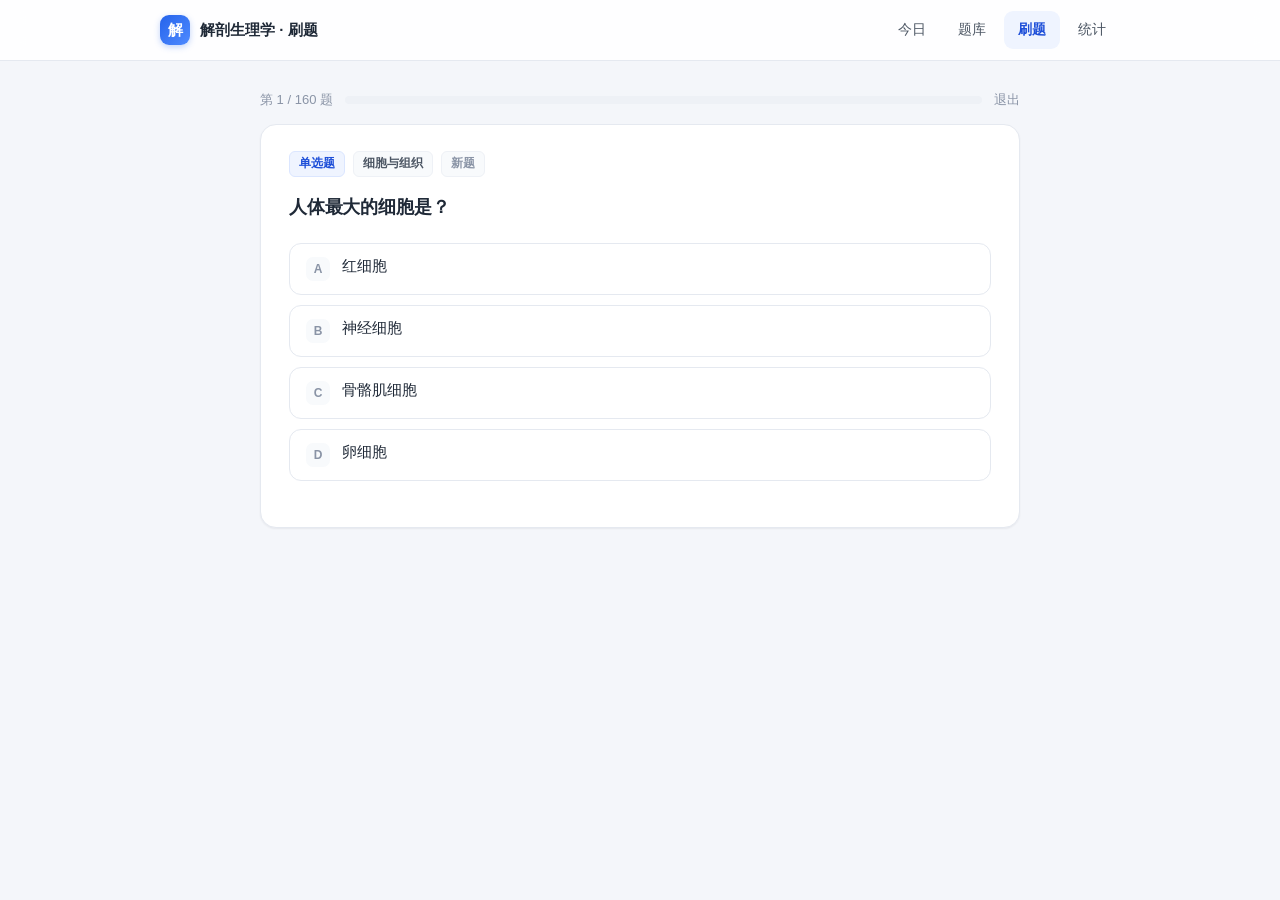
<file: quiz.html>
<!DOCTYPE html>
<html lang="zh-CN">
<head>
<meta charset="UTF-8">
<meta name="viewport" content="width=device-width, initial-scale=1">
<meta name="description" content="解剖生理学在线答题：单选题、判断题、填空题、名词卡与看图识别题，答完即时判分并显示解析。">
<meta name="theme-color" content="#2563eb">
<link rel="icon" href="assets/images/icon.svg" type="image/svg+xml">
<title>在线刷题 · 人体解剖生理学（含看图识别题）</title>
<link rel="stylesheet" href="assets/style.css">
</head>
<body>

<header class="topbar">
  <div class="wrap topbar-inner">
    <a class="brand" href="index.html">
      <span class="brand-mark">解</span>
      <span class="brand-text">解剖生理学 · 刷题</span>
    </a>
    <nav class="nav">
      <a href="index.html">今日</a>
      <a href="bank.html">题库</a>
      <a href="quiz.html">刷题</a>
      <a href="stats.html">统计</a>
    </nav>
  </div>
</header>

<main class="wrap page">
  <div class="quiz-shell" id="quiz-shell">

    <!-- 顶部进度 -->
    <div class="quiz-top" id="quiz-top">
      <span class="quiz-count" id="quiz-count">第 0 / 0 题</span>
      <div class="progress"><div class="progress-bar" id="quiz-progress"></div></div>
      <a href="index.html" class="text-muted text-sm" id="btn-quit">退出</a>
    </div>

    <!-- 题目区 -->
    <div id="question-area"></div>

  </div>
</main>

<div class="toast" id="toast"></div>

<script src="assets/data.js"></script>
<script src="assets/app.js"></script>
<script>
(function () {
  'use strict';

  var shell     = document.getElementById('quiz-shell');
  var topBar    = document.getElementById('quiz-top');
  var area      = document.getElementById('question-area');
  var elCount   = document.getElementById('quiz-count');
  var elProg    = document.getElementById('quiz-progress');

  var queue = [];
  var idx = 0;
  var answered = false;
  var locked = false;
  var results = [];
  var startAt = Date.now();
  var revealed = false;

  /* ---------- 组卷 ---------- */
  function buildQueue() {
    var p = App.query();
    var mode = p.mode || 'due';

    if (mode === 'ids' && p.ids) {
      return App.buildList('ids', { ids: p.ids.split(',') });
    }
    if (mode === 'chapter') {
      return App.buildList('chapter', { chapter: p.chapter, limit: Number(p.count) || 0 });
    }
    if (mode === 'type') {
      return App.buildList('type', { type: p.type, limit: Number(p.count) || 0 });
    }
    if (mode === 'wrong') {
      return App.buildList('wrong', { limit: Number(p.count) || 0 });
    }
    if (mode === 'due') {
      return App.buildList('due');
    }
    if (mode === 'random') {
      return App.buildList('random', { limit: Number(p.count) || 10 });
    }
    return App.buildList('all');
  }

  /* ---------- 题干渲染 ---------- */
  function renderStem(q) {
    var s = App.escapeHtml(q.stem);
    if (q.type === 'fill') {
      s = s.replace(/_{3,}/g, '<span class="blank">?</span>');
    }
    return s;
  }

  /* ---------- 渲染当前题 ---------- */
  function renderQuestion() {
    answered = false;
    locked = false;
    revealed = false;

    var q = queue[idx];
    if (!q) { finish(); return; }

    elCount.textContent = '第 ' + (idx + 1) + ' / ' + queue.length + ' 题';
    elProg.style.width = ((idx) / queue.length * 100) + '%';

    var lvl = App.masteryLevel(q);
    var lvlText = lvl === 'master' ? '已掌握' : lvl === 'learning' ? '学习中' : '新题';
    var lvlClass = lvl === 'master' ? 'tag-master' : lvl === 'learning' ? 'tag-learning' : 'tag-new';

    // 看图题：在题干下方插入示意图
    var figureHtml = '';
    if (q.type === 'image' && q.image) {
      figureHtml =
        '<figure class="q-figure">' +
          '<img src="' + App.escapeHtml(q.image) + '" alt="解剖结构示意图" ' +
               'onerror="this.classList.add(\'img-broken\');this.alt=\'图片加载失败：请检查图片路径\';">' +
        '</figure>';
    }

    var html = '' +
      '<div class="card question-card">' +
        '<div class="q-meta">' +
          '<span class="tag tag-type">' + (App.TYPES[q.type] || q.type) + '</span>' +
          '<span class="tag tag-chap">' + App.escapeHtml(q.chapter) + '</span>' +
          '<span class="tag ' + lvlClass + '">' + lvlText + '</span>' +
        '</div>' +
        '<div class="q-stem">' + renderStem(q) + '</div>' +
        figureHtml +
        '<div id="answer-area"></div>' +
        '<div id="feedback-area"></div>' +
        '<div class="quiz-actions" id="actions"></div>' +
      '</div>';

    area.innerHTML = html;

    var answerArea = document.getElementById('answer-area');

    if (q.type === 'choice' || q.type === 'reverse' ||
        q.type === 'judge' || q.type === 'image') {
      renderOptions(answerArea, q);
    } else if (q.type === 'fill') {
      renderFill(answerArea, q);
    } else {
      renderTerm(answerArea, q);
    }
  }

  /* ---------- 选择题 / 判断题 ---------- */
  function renderOptions(box, q) {
    var opts = q.options || [];
    var isJudge = q.type === 'judge';

    var wrap = document.createElement('div');
    wrap.className = 'options';

    opts.forEach(function (text, i) {
      var btn = document.createElement('button');
      btn.type = 'button';
      btn.className = 'option';
      btn.setAttribute('data-i', String(i));
      btn.innerHTML =
        '<span class="option-key">' + (isJudge ? (i === 0 ? '✓' : '✗') : String.fromCharCode(65 + i)) + '</span>' +
        '<span>' + App.escapeHtml(text) + '</span>';
      btn.addEventListener('click', function () { answerChoice(q, i); });
      wrap.appendChild(btn);
    });

    box.appendChild(wrap);
    addNextButton();
  }

  function answerChoice(q, choice) {
    if (locked) return;
    locked = true;
    answered = true;

    var res = App.grade(q, choice);
    markOptions(q, choice);
    afterAnswer(q, res, choice);
  }

  function markOptions(q, chosen) {
    var btns = document.querySelectorAll('.option');
    btns.forEach(function (b) {
      var i = Number(b.getAttribute('data-i'));
      b.disabled = true;
      if (i === q.answerIndex) b.classList.add('is-correct');
      else if (i === chosen) b.classList.add('is-wrong');
      else b.classList.add('is-dimmed');
    });
  }

  /* ---------- 填空题 ---------- */
  function renderFill(box, q) {
    var wrap = document.createElement('div');
    wrap.className = 'fill-box';
    wrap.innerHTML =
      '<input class="input" id="fill-input" type="text" placeholder="输入答案后按回车提交" autocomplete="off" autocapitalize="off">' +
      '<button class="btn" id="fill-submit">提交</button>';
    box.appendChild(wrap);

    var input = document.getElementById('fill-input');
    var submit = document.getElementById('fill-submit');

    function doSubmit() {
      if (locked) return;
      var val = input.value.trim();
      if (!val) { App.toast('请先输入答案', 'error'); return; }
      locked = true;
      answered = true;
      input.disabled = true;
      submit.disabled = true;
      var res = App.grade(q, val);
      afterAnswer(q, res, val);
    }

    submit.addEventListener('click', doSubmit);
    input.addEventListener('keydown', function (e) {
      if (e.key === 'Enter') { e.preventDefault(); doSubmit(); }
    });
    input.focus();

    addNextButton();
  }

  /* ---------- 名词卡 ---------- */
  function renderTerm(box, q) {
    var wrap = document.createElement('div');
    wrap.innerHTML =
      '<button class="btn btn-soft btn-lg" id="reveal-btn">显示答案</button>' +
      '<div id="term-answer-box"></div>';
    box.appendChild(wrap);

    document.getElementById('reveal-btn').addEventListener('click', function () {
      if (revealed) return;
      revealed = true;

      var ans = (q.answers && q.answers[0]) || '（未填写答案）';
      document.getElementById('reveal-btn').classList.add('hide');
      document.getElementById('term-answer-box').innerHTML =
        '<div class="term-answer">' +
          '<span class="label">参考答案</span>' +
          App.escapeHtml(ans) +
        '</div>' +
        '<div class="gap-row mt-16">' +
          '<button class="btn btn-ghost" id="self-unknown">没想起来</button>' +
          '<button class="btn" id="self-know">想起来了</button>' +
        '</div>';

      document.getElementById('self-know').addEventListener('click', function () {
        if (locked) return;
        locked = true; answered = true;
        finishTerm(q, 'know');
      });
      document.getElementById('self-unknown').addEventListener('click', function () {
        if (locked) return;
        locked = true; answered = true;
        finishTerm(q, 'unknown');
      });
    });

    // 名词卡同样需要「下一题」按钮，否则自评后无法继续
    addNextButton();
  }

  function finishTerm(q, self) {
    var res = App.grade(q, self);
    document.querySelectorAll('#term-answer-box .btn').forEach(function (b) { b.disabled = true; });
    afterAnswer(q, res, self);
  }

  /* ---------- 答题后统一处理 ---------- */
  function afterAnswer(q, res, response) {
    // 1. 更新复习计划并持久化
    App.applyResult(q, res.correct);
    App.recordResult(q, res.correct);
    App.save();

    results.push({ id: q.id, correct: res.correct, stem: q.stem, type: q.type });

    // 2. 渲染反馈
    var fb = document.getElementById('feedback-area');
    var showAnswer = !res.correct || q.type === 'fill' || q.type === 'term';

    var html = '' +
      '<div class="feedback ' + (res.correct ? 'is-correct' : 'is-wrong') + '">' +
        '<div class="feedback-head">' +
          (res.correct ? '✓ 回答正确' : '✗ 回答错误') +
        '</div>' +
        (showAnswer && res.answerText
          ? '<div class="feedback-answer">正确答案：<b>' + App.escapeHtml(res.answerText) + '</b></div>'
          : '') +
        (q.explanation
          ? '<div class="feedback-exp">解析：' + App.escapeHtml(q.explanation) + '</div>'
          : '') +
      '</div>';
    fb.innerHTML = html;

    updateNextButton();
    elProg.style.width = ((idx + 1) / queue.length * 100) + '%';
  }

  /* ---------- 下一题按钮 ---------- */
  function addNextButton() {
    var actions = document.getElementById('actions');
    if (!actions) return;
    actions.innerHTML = '<button class="btn hide" id="btn-next">下一题 →</button>';
  }

  function updateNextButton() {
    var btn = document.getElementById('btn-next');
    if (!btn) return;
    btn.classList.remove('hide');
    btn.textContent = (idx + 1 >= queue.length) ? '查看结果 →' : '下一题 →';
    btn.onclick = next;
    btn.focus();
  }

  function next() {
    idx++;
    if (idx >= queue.length) { finish(); return; }
    renderQuestion();
  }

  /* ---------- 结果页 ---------- */
  function finish() {
    topBar.classList.add('hide');

    var right = results.filter(function (r) { return r.correct; }).length;
    var total = results.length;
    var wrong = results.filter(function (r) { return !r.correct; });
    var acc = total ? Math.round(right / total * 100) : 0;
    var dur = Date.now() - startAt;

    var comment = acc >= 90 ? '掌握得很扎实，继续保持！'
                : acc >= 70 ? '整体不错，把错题再过一遍就更稳了。'
                : acc >= 50 ? '基础还需巩固，建议把错题重练一次。'
                : '别急，先看解析，明天再来一轮。';

    var wrongHtml = '';
    if (wrong.length) {
      wrongHtml =
        '<div class="card mt-24">' +
          '<div class="card-head"><h2>本次答错的题</h2><span class="sub">' + wrong.length + ' 题</span></div>' +
          '<div class="q-list">' +
            wrong.map(function (w) {
              return '' +
                '<div class="q-item">' +
                  '<div class="q-item-main">' +
                    '<div class="q-item-stem">' + App.escapeHtml(w.stem) + '</div>' +
                    '<div class="q-item-meta">' +
                      '<span class="tag tag-learning">答错</span>' +
                      '<span class="tag tag-type">' + (App.TYPES[w.type] || w.type) + '</span>' +
                    '</div>' +
                  '</div>' +
                '</div>';
            }).join('') +
          '</div>' +
        '</div>';
    }

    area.innerHTML = '' +
      '<div class="card">' +
        '<div class="result-hero">' +
          '<div class="result-score">' + right + '<small> / ' + total + '</small></div>' +
          '<div class="result-label">' + comment + '</div>' +
          '<div class="result-meta">' +
            '<div><div class="k">正确率</div><div class="v">' + acc + '%</div></div>' +
            '<div><div class="k">用时</div><div class="v">' + App.formatDuration(dur) + '</div></div>' +
            '<div><div class="k">答错</div><div class="v">' + wrong.length + '</div></div>' +
          '</div>' +
        '</div>' +
        '<div class="card-pad" style="border-top:1px solid var(--border-soft);">' +
          '<div class="gap-row" style="justify-content:center;">' +
            '<a class="btn btn-lg" href="index.html">完成，回首页</a>' +
            (wrong.length
              ? '<button class="btn btn-soft btn-lg" id="btn-again-wrong">重练错题</button>'
              : '') +
            '<button class="btn btn-ghost btn-lg" id="btn-again">再来一轮</button>' +
          '</div>' +
        '</div>' +
      '</div>' +
      wrongHtml;

    var bw = document.getElementById('btn-again-wrong');
    if (bw) {
      bw.addEventListener('click', function () {
        var ids = wrong.map(function (w) { return w.id; }).join(',');
        location.href = 'quiz.html?mode=ids&ids=' + encodeURIComponent(ids);
      });
    }
    document.getElementById('btn-again').addEventListener('click', function () {
      location.reload();
    });
  }

  /* ---------- 空队列 ---------- */
  function showEmpty() {
    topBar.classList.add('hide');
    area.innerHTML =
      '<div class="card">' +
        '<div class="empty">' +
          '<div class="empty-icon">🎉</div>' +
          '<h3>今天没有待复习的题目</h3>' +
          '<p>所有题目都安排在未来复习，可以随机练几题巩固</p>' +
          '<div class="gap-row" style="justify-content:center;">' +
            '<a class="btn" href="quiz.html?mode=random&count=10">随机 10 题</a>' +
            '<a class="btn btn-ghost" href="index.html">回首页</a>' +
          '</div>' +
        '</div>' +
      '</div>';
  }

  /* ---------- 键盘快捷键 ---------- */
  document.addEventListener('keydown', function (e) {
    // 已被页面内控件处理过的事件不再重复响应
    if (e.defaultPrevented) return;

    var tag = (e.target.tagName || '').toLowerCase();
    var typing = tag === 'input' || tag === 'textarea';
    var onControl = tag === 'button' || tag === 'a' || tag === 'select';

    // 已答题时：回车进入下一题（焦点在按钮上时交给按钮自身处理）
    if (answered && e.key === 'Enter' && !onControl) {
      e.preventDefault();
      next();
      return;
    }
    if (!answered && typing) return;

    // 数字键选择选项
    if (!answered && /^[1-9]$/.test(e.key)) {
      var btns = document.querySelectorAll('.option');
      var i = Number(e.key) - 1;
      if (btns[i] && !btns[i].disabled) {
        e.preventDefault();
        btns[i].click();
      }
      return;
    }

    // 空格显示名词卡答案
    if (!answered && e.key === ' ' && !typing) {
      var reveal = document.getElementById('reveal-btn');
      if (reveal) { e.preventDefault(); reveal.click(); }
    }
  });

  /* ---------- 启动 ---------- */
  queue = buildQueue();
  if (!queue.length) {
    showEmpty();
  } else {
    renderQuestion();
  }

})();
</script>

</body>
</html>
</file>
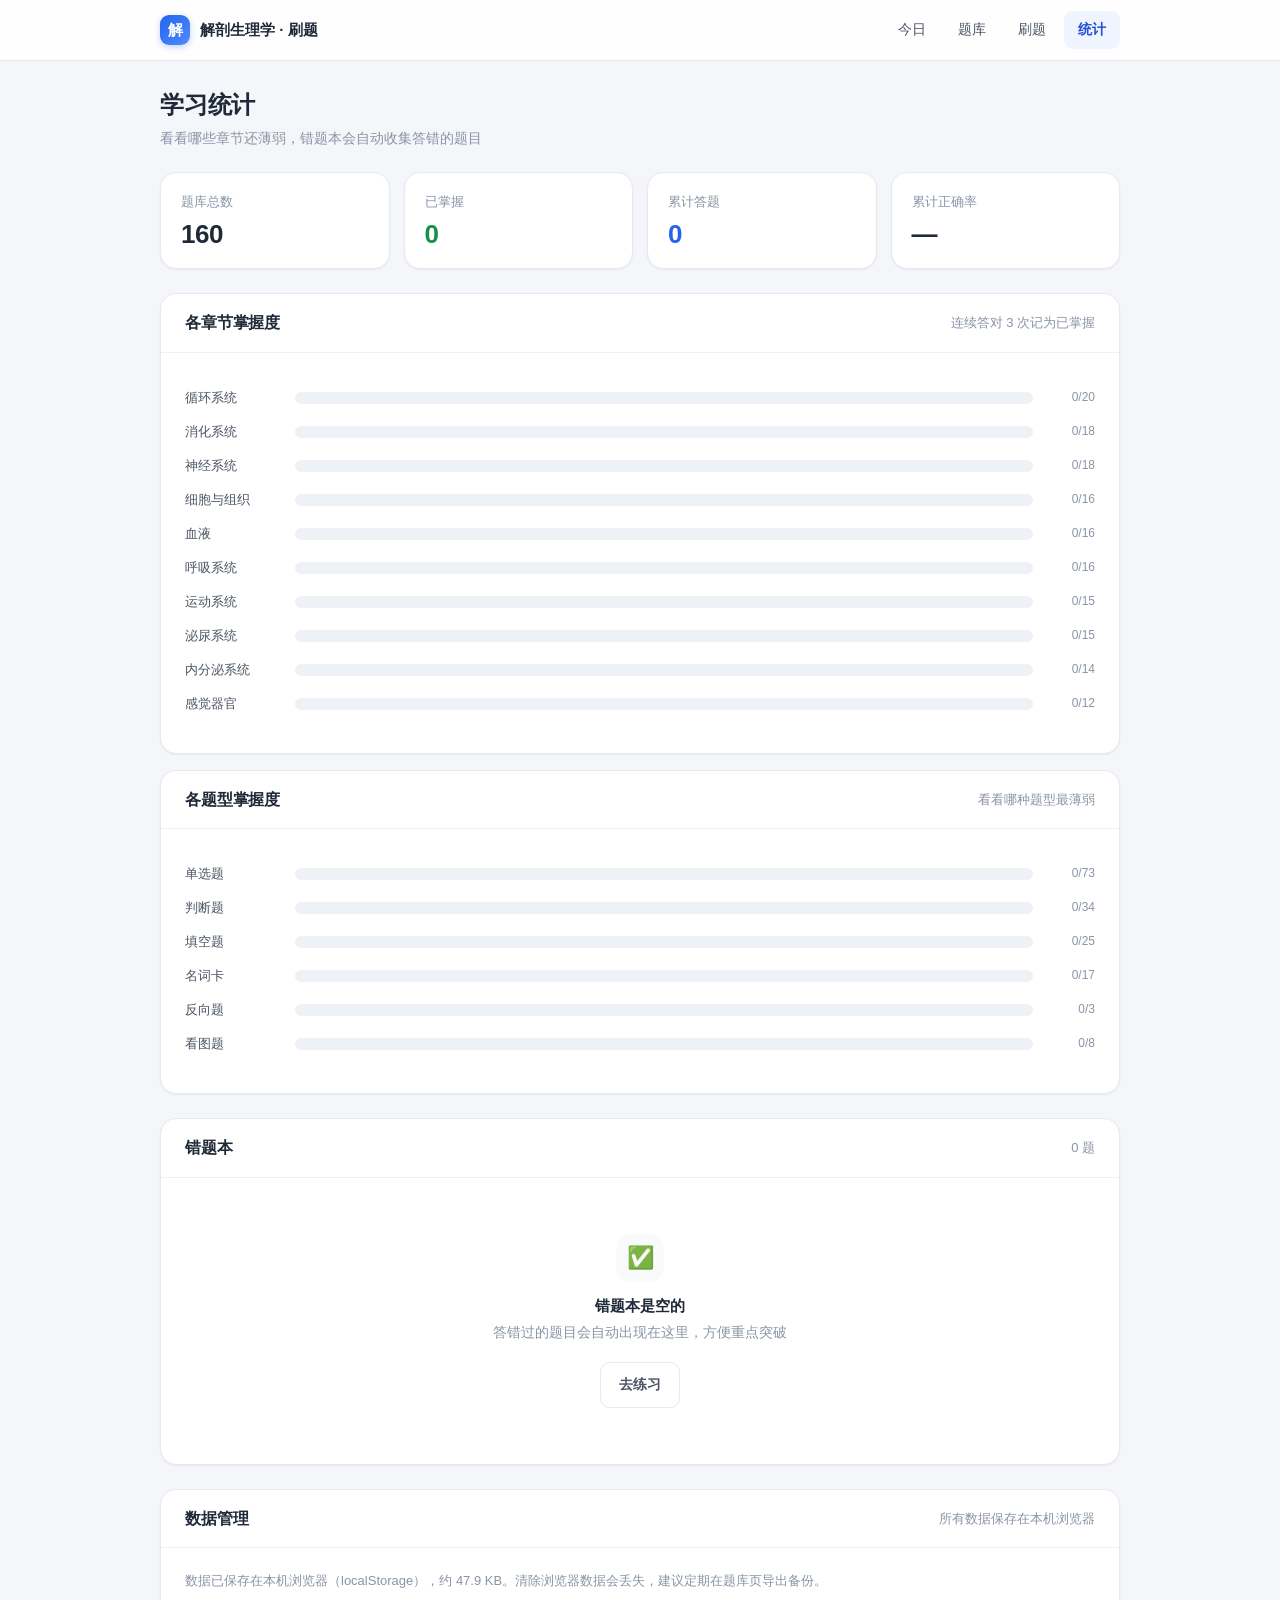
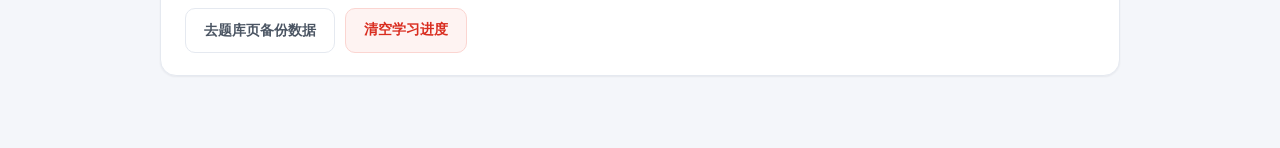
<file: stats.html>
<!DOCTYPE html>
<html lang="zh-CN">
<head>
<meta charset="UTF-8">
<meta name="viewport" content="width=device-width, initial-scale=1">
<meta name="description" content="按章节和题型统计解剖生理学掌握度，自动收集错题，查看学习进度与正确率曲线。">
<meta name="theme-color" content="#2563eb">
<link rel="icon" href="assets/images/icon.svg" type="image/svg+xml">
<title>学习统计与错题本 · 人体解剖生理学</title>
<link rel="stylesheet" href="assets/style.css">
</head>
<body>

<header class="topbar">
  <div class="wrap topbar-inner">
    <a class="brand" href="index.html">
      <span class="brand-mark">解</span>
      <span class="brand-text">解剖生理学 · 刷题</span>
    </a>
    <nav class="nav">
      <a href="index.html">今日</a>
      <a href="bank.html">题库</a>
      <a href="quiz.html">刷题</a>
      <a href="stats.html">统计</a>
    </nav>
  </div>
</header>

<main class="wrap page">

  <div class="page-head">
    <h1>学习统计</h1>
    <p>看看哪些章节还薄弱，错题本会自动收集答错的题目</p>
  </div>

  <!-- 概览 -->
  <section class="stat-grid">
    <div class="stat">
      <div class="stat-label">题库总数</div>
      <div class="stat-value" id="st-total">0</div>
    </div>
    <div class="stat">
      <div class="stat-label">已掌握</div>
      <div class="stat-value is-success" id="st-master">0</div>
    </div>
    <div class="stat">
      <div class="stat-label">累计答题</div>
      <div class="stat-value is-primary" id="st-answered">0</div>
    </div>
    <div class="stat">
      <div class="stat-label">累计正确率</div>
      <div class="stat-value" id="st-acc">—</div>
    </div>
  </section>

  <!-- 章节掌握度 -->
  <section class="card mt-24">
    <div class="card-head">
      <h2>各章节掌握度</h2>
      <span class="sub">连续答对 3 次记为已掌握</span>
    </div>
    <div class="chart-box">
      <canvas id="chart-chapter" height="200"></canvas>
    </div>
  </section>

  <!-- 题型掌握度 -->
  <section class="card mt-16">
    <div class="card-head">
      <h2>各题型掌握度</h2>
      <span class="sub">看看哪种题型最薄弱</span>
    </div>
    <div class="chart-box">
      <canvas id="chart-type" height="160"></canvas>
    </div>
  </section>

  <!-- 错题本 -->
  <section class="card mt-24">
    <div class="card-head">
      <h2>错题本</h2>
      <span class="sub" id="wrong-count">0 题</span>
    </div>
    <div class="q-list" id="wrong-list"></div>
    <div class="card-pad hide" id="wrong-actions" style="border-top:1px solid var(--border-soft);">
      <a class="btn btn-block" id="btn-practice-wrong" href="quiz.html?mode=wrong">一次重练全部错题</a>
    </div>
  </section>

  <!-- 数据管理 -->
  <section class="card mt-24">
    <div class="card-head">
      <h2>数据管理</h2>
      <span class="sub">所有数据保存在本机浏览器</span>
    </div>
    <div class="card-pad">
      <p class="text-sm text-muted" id="storage-info">正在检测本地存储…</p>
      <div class="gap-row mt-16">
        <a class="btn btn-ghost" href="bank.html">去题库页备份数据</a>
        <button class="btn btn-danger" id="btn-clear-records">清空学习进度</button>
      </div>
    </div>
  </section>

</main>

<div class="toast" id="toast"></div>

<script src="assets/data.js"></script>
<script src="assets/app.js"></script>
<script>
(function () {
  'use strict';

  var s = App.stats();
  var state = App.state();

  /* ---------- 概览 ---------- */
  document.getElementById('st-total').textContent = s.total;
  document.getElementById('st-master').textContent = s.mastered;
  document.getElementById('st-answered').textContent = s.answered;
  document.getElementById('st-acc').textContent = s.answered ? s.accuracy + '%' : '—';

  /* ---------- Canvas 横向条形图 ---------- */
  function drawBars(canvas, rows) {
    if (!canvas || !rows.length) return;

    var dpr = window.devicePixelRatio || 1;
    // 父容器带内边距，需扣除左右 padding，否则 canvas 会比可视区更宽
    var boxStyle = getComputedStyle(canvas.parentNode);
    var padL = parseFloat(boxStyle.paddingLeft) || 0;
    var padR = parseFloat(boxStyle.paddingRight) || 0;
    var cssW = Math.max(240, canvas.parentNode.clientWidth - padL - padR);
    var rowH = 34;
    var padTop = 8;
    var labelW = Math.min(110, Math.max(78, cssW * 0.22));
    var valueW = 62;
    var cssH = rows.length * rowH + padTop * 2;

    canvas.width = cssW * dpr;
    canvas.height = cssH * dpr;
    canvas.style.width = cssW + 'px';
    canvas.style.height = cssH + 'px';

    var ctx = canvas.getContext('2d');
    ctx.setTransform(dpr, 0, 0, dpr, 0, 0);
    ctx.clearRect(0, 0, cssW, cssH);

    var trackX = labelW;
    var trackW = Math.max(40, cssW - labelW - valueW);
    var barH = 12;

    rows.forEach(function (row, i) {
      var y = padTop + i * rowH;
      var cy = y + rowH / 2;

      // 标签
      ctx.fillStyle = '#4b5563';
      ctx.font = '13px -apple-system, "PingFang SC", "Microsoft YaHei", sans-serif';
      ctx.textAlign = 'left';
      ctx.textBaseline = 'middle';
      var label = row.label;
      // 超长标签截断
      var maxLabelW = labelW - 12;
      if (ctx.measureText(label).width > maxLabelW) {
        while (label.length > 1 && ctx.measureText(label + '…').width > maxLabelW) {
          label = label.slice(0, -1);
        }
        label += '…';
      }
      ctx.fillText(label, 0, cy);

      var ratio = Math.max(0, Math.min(1, row.ratio || 0));

      // 轨道
      roundRect(ctx, trackX, cy - barH / 2, trackW, barH, barH / 2);
      ctx.fillStyle = '#eef1f6';
      ctx.fill();

      // 进度
      if (ratio > 0) {
        var w = Math.max(barH, trackW * ratio);
        roundRect(ctx, trackX, cy - barH / 2, w, barH, barH / 2);
        var grad = ctx.createLinearGradient(trackX, 0, trackX + trackW, 0);
        grad.addColorStop(0, '#2563eb');
        grad.addColorStop(1, '#60a5fa');
        ctx.fillStyle = grad;
        ctx.fill();
      }

      // 数值
      ctx.fillStyle = '#8a94a6';
      ctx.font = '12px -apple-system, "PingFang SC", "Microsoft YaHei", sans-serif';
      ctx.textAlign = 'right';
      ctx.fillText(row.text, cssW, cy);
    });
  }

  function roundRect(ctx, x, y, w, h, r) {
    r = Math.min(r, h / 2, w / 2);
    ctx.beginPath();
    ctx.moveTo(x + r, y);
    ctx.lineTo(x + w - r, y);
    ctx.arcTo(x + w, y, x + w, y + r, r);
    ctx.lineTo(x + w, y + h - r);
    ctx.arcTo(x + w, y + h, x + w - r, y + h, r);
    ctx.lineTo(x + r, y + h);
    ctx.arcTo(x, y + h, x, y + h - r, r);
    ctx.lineTo(x, y + r);
    ctx.arcTo(x, y, x + r, y, r);
    ctx.closePath();
  }

  var chapterRows = s.chapterStats.map(function (c) {
    return {
      label: c.chapter,
      ratio: c.total ? c.mastered / c.total : 0,
      text: c.mastered + '/' + c.total
    };
  });

  var typeRows = s.typeStats.map(function (t) {
    return {
      label: t.label,
      ratio: t.total ? t.mastered / t.total : 0,
      text: t.mastered + '/' + t.total
    };
  });

  function drawAll() {
    drawBars(document.getElementById('chart-chapter'), chapterRows);
    drawBars(document.getElementById('chart-type'), typeRows);
  }

  drawAll();

  var resizeTimer = null;
  window.addEventListener('resize', function () {
    clearTimeout(resizeTimer);
    resizeTimer = setTimeout(drawAll, 150);
  });

  /* ---------- 错题本 ---------- */
  var wrong = state.questions
    .filter(function (q) { return q.srs && q.srs.wrong > 0; })
    .sort(function (a, b) { return b.srs.wrong - a.srs.wrong; });

  var elWrongCount = document.getElementById('wrong-count');
  var elWrongList = document.getElementById('wrong-list');
  var elWrongActions = document.getElementById('wrong-actions');

  elWrongCount.textContent = wrong.length + ' 题';

  if (!wrong.length) {
    elWrongList.innerHTML =
      '<div class="empty">' +
        '<div class="empty-icon">✅</div>' +
        '<h3>错题本是空的</h3>' +
        '<p>答错过的题目会自动出现在这里，方便重点突破</p>' +
        '<a class="btn btn-ghost" href="quiz.html?mode=random&count=10">去练习</a>' +
      '</div>';
  } else {
    elWrongActions.classList.remove('hide');
    elWrongList.innerHTML = wrong.map(function (q) {
      return '' +
        '<div class="q-item">' +
          '<div class="q-item-main">' +
            '<div class="q-item-stem">' + App.escapeHtml(q.stem) + '</div>' +
            '<div class="q-item-meta">' +
              '<span class="tag tag-type">' + (App.TYPES[q.type] || q.type) + '</span>' +
              '<span class="tag tag-chap">' + App.escapeHtml(q.chapter) + '</span>' +
              '<span class="tag tag-learning">错 ' + q.srs.wrong + ' 次</span>' +
              (q.srs.lastWrong
                ? '<span class="text-muted text-sm">上次 ' + App.formatDate(q.srs.lastWrong) + '</span>'
                : '') +
            '</div>' +
          '</div>' +
          '<div class="q-item-actions">' +
            '<a class="btn btn-soft btn-sm" href="quiz.html?mode=ids&ids=' +
              encodeURIComponent(q.id) + '">重练</a>' +
          '</div>' +
        '</div>';
    }).join('');
  }

  /* ---------- 存储状态 ---------- */
  var info = document.getElementById('storage-info');
  if (!App.storageOK) {
    info.innerHTML = '⚠️ 当前浏览器禁用了本地存储，数据只在本次会话内有效。请检查隐私设置，或改用 Chrome / Edge 打开。';
  } else {
    var bytes = 0;
    try {
      bytes = (localStorage.getItem(App.STORAGE_KEY) || '').length;
    } catch (e) { bytes = 0; }
    info.textContent = '数据已保存在本机浏览器（localStorage），约 ' +
      (bytes / 1024).toFixed(1) + ' KB。清除浏览器数据会丢失，建议定期在题库页导出备份。';
  }

  /* ---------- 清空进度 ---------- */
  document.getElementById('btn-clear-records').addEventListener('click', function () {
    if (!confirm('将清空所有答题记录和复习进度（题目本身保留），确定继续吗？')) return;
    var st = App.state();
    st.records = [];
    st.questions.forEach(function (q) { q.srs = App.freshSrs(); });
    App.save();
    App.toast('学习进度已清空', 'success');
    setTimeout(function () { location.reload(); }, 600);
  });

})();
</script>

</body>
</html>
</file>
<file: assets/style.css>
/* =========================================================
 * 人体解剖生理学 · 刷题系统
 * style.css —— 全站统一样式
 * ========================================================= */

/* ---------- 设计变量 ---------- */
:root {
  --bg:          #f4f6fa;
  --surface:     #ffffff;
  --surface-2:   #f8fafc;
  --border:      #e5e9f0;
  --border-soft: #eef1f6;

  --text:        #1f2937;
  --text-soft:   #4b5563;
  --muted:       #8a94a6;

  --primary:      #2563eb;
  --primary-dark: #1d4ed8;
  --primary-soft: #eff4ff;

  --success:      #15924a;
  --success-soft: #ecfdf3;
  --danger:       #d92d20;
  --danger-soft:  #fef3f2;
  --warning:      #b45309;
  --warning-soft: #fffaeb;

  --radius:    16px;
  --radius-sm: 10px;
  --shadow:    0 1px 2px rgba(16, 24, 40, .04), 0 8px 24px -12px rgba(16, 24, 40, .12);
  --shadow-sm: 0 1px 2px rgba(16, 24, 40, .06);

  --font: -apple-system, BlinkMacSystemFont, "Segoe UI", "PingFang SC",
          "Hiragino Sans GB", "Microsoft YaHei", "Helvetica Neue", sans-serif;
}

/* ---------- 基础重置 ---------- */
* { box-sizing: border-box; }

html { -webkit-text-size-adjust: 100%; }

body {
  margin: 0;
  font-family: var(--font);
  font-size: 15px;
  line-height: 1.65;
  color: var(--text);
  background: var(--bg);
  -webkit-font-smoothing: antialiased;
}

h1, h2, h3, h4 { margin: 0; font-weight: 650; line-height: 1.35; letter-spacing: -.01em; }
p { margin: 0; }
a { color: var(--primary); text-decoration: none; }
a:hover { text-decoration: underline; }
ul { margin: 0; padding: 0; list-style: none; }
img { max-width: 100%; display: block; }

button, input, select, textarea {
  font-family: inherit;
  font-size: inherit;
  color: inherit;
}

/* ---------- 布局 ---------- */
.wrap {
  width: 100%;
  max-width: 1000px;
  margin: 0 auto;
  padding: 0 20px;
}

.page {
  /* 只设置纵向内边距，横向内边距交给 .wrap，否则会覆盖掉 .wrap 的左右留白 */
  padding-top: 28px;
  padding-bottom: 72px;
  animation: fade-in .28s ease both;
}

@keyframes fade-in {
  from { opacity: 0; transform: translateY(6px); }
  to   { opacity: 1; transform: none; }
}

/* ---------- 顶部导航 ---------- */
.topbar {
  position: sticky;
  top: 0;
  z-index: 50;
  background: rgba(255, 255, 255, .88);
  backdrop-filter: saturate(180%) blur(12px);
  -webkit-backdrop-filter: saturate(180%) blur(12px);
  border-bottom: 1px solid var(--border);
}

.topbar-inner {
  display: flex;
  align-items: center;
  gap: 20px;
  height: 60px;
}

.brand {
  display: flex;
  align-items: center;
  gap: 10px;
  color: var(--text);
  font-weight: 650;
  font-size: 15px;
  white-space: nowrap;
}
.brand:hover { text-decoration: none; }

.brand-mark {
  display: grid;
  place-items: center;
  width: 30px;
  height: 30px;
  border-radius: 9px;
  background: linear-gradient(135deg, var(--primary), #4f8bff);
  color: #fff;
  font-size: 15px;
  font-weight: 600;
  letter-spacing: 0;
  box-shadow: 0 2px 6px rgba(37, 99, 235, .28);
}

.nav {
  display: flex;
  gap: 4px;
  margin-left: auto;
}

.nav a {
  padding: 7px 14px;
  border-radius: 9px;
  color: var(--text-soft);
  font-size: 14px;
  font-weight: 500;
  transition: background .15s, color .15s;
  white-space: nowrap;
}
.nav a:hover { background: var(--surface-2); color: var(--text); text-decoration: none; }
.nav a.active { background: var(--primary-soft); color: var(--primary-dark); font-weight: 600; }

/* ---------- 卡片 ---------- */
.card {
  background: var(--surface);
  border: 1px solid var(--border);
  border-radius: var(--radius);
  box-shadow: var(--shadow-sm);
}

.card-pad { padding: 22px 24px; }

.card-head {
  display: flex;
  align-items: center;
  justify-content: space-between;
  gap: 12px;
  padding: 18px 24px;
  border-bottom: 1px solid var(--border-soft);
}

.card-head h2 { font-size: 16px; }
.card-head .sub { font-size: 13px; color: var(--muted); font-weight: 400; }

/* ---------- 页头 ---------- */
.page-head { margin-bottom: 22px; }
.page-head h1 { font-size: 24px; margin-bottom: 6px; }
.page-head p { color: var(--muted); font-size: 14px; }

/* ---------- 统计小卡 ---------- */
.stat-grid {
  display: grid;
  grid-template-columns: repeat(4, 1fr);
  gap: 14px;
}

.stat {
  padding: 18px 20px;
  background: var(--surface);
  border: 1px solid var(--border);
  border-radius: var(--radius);
  box-shadow: var(--shadow-sm);
}

.stat-label {
  font-size: 13px;
  color: var(--muted);
  margin-bottom: 6px;
}

.stat-value {
  font-size: 26px;
  font-weight: 680;
  line-height: 1.2;
  letter-spacing: -.02em;
  font-variant-numeric: tabular-nums;
}
.stat-value small { font-size: 13px; font-weight: 500; color: var(--muted); margin-left: 3px; }

.stat-value.is-primary { color: var(--primary); }
.stat-value.is-success { color: var(--success); }
.stat-value.is-warning { color: var(--warning); }

/* ---------- 按钮 ---------- */
.btn {
  display: inline-flex;
  align-items: center;
  justify-content: center;
  gap: 7px;
  padding: 10px 18px;
  border: 1px solid transparent;
  border-radius: var(--radius-sm);
  background: var(--primary);
  color: #fff;
  font-size: 14px;
  font-weight: 600;
  cursor: pointer;
  transition: background .15s, transform .08s, box-shadow .15s, border-color .15s;
  white-space: nowrap;
  user-select: none;
}
.btn:hover { background: var(--primary-dark); }
.btn:active { transform: translateY(1px); }
.btn:disabled { opacity: .5; cursor: not-allowed; }
.btn:focus-visible { outline: 2px solid var(--primary); outline-offset: 2px; }

.btn-ghost {
  background: var(--surface);
  color: var(--text-soft);
  border-color: var(--border);
}
.btn-ghost:hover { background: var(--surface-2); color: var(--text); }

.btn-soft {
  background: var(--primary-soft);
  color: var(--primary-dark);
}
.btn-soft:hover { background: #e3ecff; }

.btn-danger {
  background: var(--danger-soft);
  color: var(--danger);
  border-color: #fbd5d1;
}
.btn-danger:hover { background: #fde8e6; }

.btn-lg { padding: 13px 26px; font-size: 15px; border-radius: 12px; }
.btn-sm { padding: 6px 12px; font-size: 13px; border-radius: 8px; }
.btn-block { width: 100%; }

/* ---------- 表单 ---------- */
.field { margin-bottom: 16px; }

.field label {
  display: block;
  margin-bottom: 6px;
  font-size: 13px;
  font-weight: 600;
  color: var(--text-soft);
}

.field .hint { margin-top: 6px; font-size: 12px; color: var(--muted); }

.input, .select, .textarea {
  width: 100%;
  padding: 10px 13px;
  border: 1px solid var(--border);
  border-radius: var(--radius-sm);
  background: var(--surface);
  font-size: 14px;
  transition: border-color .15s, box-shadow .15s;
}
.input:focus, .select:focus, .textarea:focus {
  outline: none;
  border-color: var(--primary);
  box-shadow: 0 0 0 3px var(--primary-soft);
}
.textarea { resize: vertical; min-height: 80px; line-height: 1.6; }

.select {
  appearance: none;
  background-image: url("data:image/svg+xml,%3Csvg xmlns='http://www.w3.org/2000/svg' width='12' height='12' viewBox='0 0 12 12'%3E%3Cpath fill='%238a94a6' d='M6 8.5L2 4.5h8z'/%3E%3C/svg%3E");
  background-repeat: no-repeat;
  background-position: right 12px center;
  padding-right: 34px;
}

.toolbar {
  display: flex;
  flex-wrap: wrap;
  gap: 10px;
  align-items: center;
}
.toolbar .input, .toolbar .select { width: auto; }
.toolbar .grow { flex: 1 1 200px; min-width: 160px; }
.toolbar .select { min-width: 120px; }

/* ---------- 标签 ---------- */
.tag {
  display: inline-flex;
  align-items: center;
  padding: 2px 9px;
  border-radius: 6px;
  font-size: 12px;
  font-weight: 600;
  line-height: 1.6;
  background: var(--surface-2);
  color: var(--muted);
  border: 1px solid var(--border-soft);
  white-space: nowrap;
}

.tag-type  { background: var(--primary-soft); color: var(--primary-dark); border-color: #dbe6ff; }
.tag-chap  { background: var(--surface-2); color: var(--text-soft); }

.tag-master { background: var(--success-soft); color: var(--success); border-color: #cdf0dc; }
.tag-learning { background: var(--warning-soft); color: var(--warning); border-color: #fdecc8; }
.tag-new    { background: var(--surface-2); color: var(--muted); }

/* ---------- 进度条 ---------- */
.progress {
  display: block;
  height: 8px;
  border-radius: 99px;
  background: var(--border-soft);
  overflow: hidden;
}
.progress-bar {
  display: block;
  height: 100%;
  width: 0;
  border-radius: 99px;
  background: linear-gradient(90deg, var(--primary), #60a5fa);
  transition: width .3s ease;
}

/* 按系统练习的卡片网格 */
.chapter-grid {
  display: grid;
  grid-template-columns: repeat(auto-fill, minmax(180px, 1fr));
  gap: 12px;
}

.chapter-card {
  display: block;
  padding: 14px 16px;
  border: 1px solid var(--border);
  border-radius: 12px;
  background: var(--surface);
  color: inherit;
  transition: border-color .15s, box-shadow .15s, transform .1s;
}
.chapter-card:hover {
  text-decoration: none;
  border-color: #bcd0f7;
  box-shadow: 0 6px 16px -8px rgba(37, 99, 235, .45);
  transform: translateY(-1px);
}
.chapter-card:active { transform: none; }
.chapter-card:focus-visible { outline: 2px solid var(--primary); outline-offset: 2px; }

.cc-head {
  display: flex;
  align-items: baseline;
  justify-content: space-between;
  gap: 8px;
  margin-bottom: 10px;
}
.cc-name { font-size: 14.5px; font-weight: 600; }
.cc-count { font-size: 12px; color: var(--muted); white-space: nowrap; }
.cc-foot {
  display: block;
  margin-top: 8px;
  font-size: 12px;
  color: var(--muted);
}

.chapter-row {
  display: grid;
  grid-template-columns: 110px 1fr 64px;
  align-items: center;
  gap: 14px;
  padding: 10px 0;
}
.chapter-row + .chapter-row { border-top: 1px solid var(--border-soft); }
.chapter-name { font-size: 14px; font-weight: 500; }
.chapter-num { font-size: 13px; color: var(--muted); text-align: right; font-variant-numeric: tabular-nums; }

/* ---------- 答题页 ---------- */
.quiz-shell { max-width: 760px; margin: 0 auto; }

.quiz-top {
  display: flex;
  align-items: center;
  gap: 12px;
  margin-bottom: 14px;
  font-size: 13px;
  color: var(--muted);
}
.quiz-top .progress { flex: 1; }
.quiz-count { font-variant-numeric: tabular-nums; white-space: nowrap; }

.question-card { padding: 26px 28px; }

.q-meta {
  display: flex;
  gap: 8px;
  margin-bottom: 16px;
  flex-wrap: wrap;
}

.q-stem {
  font-size: 18px;
  font-weight: 600;
  line-height: 1.6;
  margin-bottom: 22px;
  letter-spacing: -.01em;
}

.q-stem .blank {
  display: inline-block;
  min-width: 70px;
  border-bottom: 2px solid var(--primary);
  color: var(--primary);
  text-align: center;
  font-weight: 700;
}

/* 看图题的示意图 */
.q-figure {
  margin: 0 0 22px;
  padding: 12px;
  border: 1px solid var(--border);
  border-radius: 12px;
  background: var(--surface);
  text-align: center;
}
.q-figure img {
  width: 100%;
  max-width: 460px;
  height: auto;
  margin: 0 auto;
  border-radius: 8px;
}
.q-figure img.img-broken {
  min-height: 90px;
  border: 1px dashed var(--border);
  background: var(--surface-2);
  color: var(--muted);
  font-size: 13px;
  padding: 24px 12px;
}

/* 题库列表里的缩略图 */
.q-thumb {
  flex: 0 0 auto;
  width: 64px;
  height: 64px;
  object-fit: contain;
  border: 1px solid var(--border);
  border-radius: 8px;
  background: #fff;
  padding: 3px;
}

/* 选项 */
.options { display: flex; flex-direction: column; gap: 10px; }

.option {
  display: flex;
  align-items: flex-start;
  gap: 12px;
  width: 100%;
  padding: 13px 16px;
  border: 1px solid var(--border);
  border-radius: 12px;
  background: var(--surface);
  text-align: left;
  font-size: 15px;
  cursor: pointer;
  transition: border-color .15s, background .15s, box-shadow .15s;
}
.option:hover:not(:disabled) {
  border-color: #c3d4f7;
  background: #fbfcff;
}
.option:disabled { cursor: default; }
.option:focus-visible { outline: 2px solid var(--primary); outline-offset: 2px; }

.option-key {
  flex: 0 0 auto;
  display: grid;
  place-items: center;
  width: 24px;
  height: 24px;
  border-radius: 7px;
  background: var(--surface-2);
  color: var(--muted);
  font-size: 12px;
  font-weight: 700;
  transition: background .15s, color .15s;
}

.option.is-correct {
  border-color: #7fd8a8;
  background: var(--success-soft);
}
.option.is-correct .option-key { background: var(--success); color: #fff; }

.option.is-wrong {
  border-color: #f4a9a2;
  background: var(--danger-soft);
}
.option.is-wrong .option-key { background: var(--danger); color: #fff; }

.option.is-dimmed { opacity: .55; }

/* 填空输入 */
.fill-box { display: flex; gap: 10px; }
.fill-box .input { flex: 1; font-size: 16px; }

/* 名词卡 */
.term-answer {
  margin-top: 4px;
  padding: 18px 20px;
  border-radius: 12px;
  background: var(--surface-2);
  border: 1px dashed var(--border);
  font-size: 15px;
  line-height: 1.75;
  color: var(--text);
  animation: fade-in .2s ease both;
}
.term-answer .label {
  display: block;
  font-size: 12px;
  font-weight: 700;
  color: var(--muted);
  letter-spacing: .04em;
  margin-bottom: 6px;
}

/* 反馈区 */
.feedback {
  margin-top: 20px;
  padding: 16px 18px;
  border-radius: 12px;
  border: 1px solid transparent;
  animation: fade-in .22s ease both;
}
.feedback.is-correct { background: var(--success-soft); border-color: #cdf0dc; }
.feedback.is-wrong   { background: var(--danger-soft);  border-color: #fbd5d1; }

.feedback-head {
  display: flex;
  align-items: center;
  gap: 8px;
  font-weight: 700;
  font-size: 15px;
  margin-bottom: 8px;
}
.feedback.is-correct .feedback-head { color: var(--success); }
.feedback.is-wrong   .feedback-head { color: var(--danger); }

.feedback-answer {
  font-size: 14px;
  color: var(--text);
  margin-bottom: 6px;
}
.feedback-answer b { font-weight: 650; }

.feedback-exp {
  font-size: 13.5px;
  color: var(--text-soft);
  line-height: 1.7;
}

.quiz-actions {
  display: flex;
  gap: 10px;
  justify-content: flex-end;
  margin-top: 20px;
}

/* 结果页 */
.result-hero {
  text-align: center;
  padding: 40px 24px 32px;
}
.result-score {
  font-size: 52px;
  font-weight: 700;
  line-height: 1.1;
  letter-spacing: -.03em;
  font-variant-numeric: tabular-nums;
}
.result-score small { font-size: 20px; color: var(--muted); font-weight: 500; }
.result-label { color: var(--muted); font-size: 14px; margin-top: 8px; }

.result-meta {
  display: flex;
  justify-content: center;
  gap: 34px;
  margin-top: 24px;
  padding-top: 24px;
  border-top: 1px solid var(--border-soft);
}
.result-meta div { text-align: center; }
.result-meta .k { font-size: 12px; color: var(--muted); margin-bottom: 4px; }
.result-meta .v { font-size: 18px; font-weight: 650; font-variant-numeric: tabular-nums; }

/* ---------- 题目列表 ---------- */
.q-list { display: flex; flex-direction: column; }

.q-item {
  display: flex;
  gap: 14px;
  align-items: flex-start;
  padding: 16px 24px;
  border-bottom: 1px solid var(--border-soft);
  transition: background .15s;
}
.q-item:last-child { border-bottom: none; }
.q-item:hover { background: #fbfcfe; }

.q-item-main { flex: 1; min-width: 0; }

.q-item-stem {
  font-size: 14.5px;
  font-weight: 500;
  line-height: 1.6;
  margin-bottom: 8px;
  word-break: break-word;
}

.q-item-meta { display: flex; flex-wrap: wrap; gap: 6px; align-items: center; }

.q-item-actions { display: flex; gap: 6px; flex: 0 0 auto; }

/* ---------- 空状态 ---------- */
.empty {
  padding: 56px 24px;
  text-align: center;
  color: var(--muted);
}
.empty-icon {
  width: 48px;
  height: 48px;
  margin: 0 auto 14px;
  border-radius: 14px;
  display: grid;
  place-items: center;
  background: var(--surface-2);
  font-size: 22px;
}
.empty h3 { font-size: 15px; color: var(--text); margin-bottom: 6px; }
.empty p { font-size: 13.5px; margin-bottom: 18px; }

/* ---------- 弹窗 ---------- */
.modal-mask {
  position: fixed;
  inset: 0;
  z-index: 100;
  display: grid;
  place-items: center;
  padding: 20px;
  background: rgba(17, 24, 39, .45);
  backdrop-filter: blur(2px);
  animation: fade-in .15s ease both;
}

.modal {
  width: 100%;
  max-width: 620px;
  max-height: 86vh;
  display: flex;
  flex-direction: column;
  background: var(--surface);
  border-radius: var(--radius);
  box-shadow: 0 24px 64px -16px rgba(16, 24, 40, .3);
  animation: pop-in .2s cubic-bezier(.2, .9, .3, 1.1) both;
  overflow: hidden;
}

@keyframes pop-in {
  from { opacity: 0; transform: scale(.97) translateY(8px); }
  to   { opacity: 1; transform: none; }
}

.modal-head {
  display: flex;
  align-items: center;
  justify-content: space-between;
  padding: 18px 24px;
  border-bottom: 1px solid var(--border-soft);
}
.modal-head h2 { font-size: 16px; }

.modal-body {
  padding: 22px 24px;
  overflow-y: auto;
}

.modal-foot {
  display: flex;
  gap: 10px;
  justify-content: flex-end;
  padding: 16px 24px;
  border-top: 1px solid var(--border-soft);
  background: var(--surface-2);
}

.icon-btn {
  display: grid;
  place-items: center;
  width: 30px;
  height: 30px;
  border: none;
  border-radius: 8px;
  background: transparent;
  color: var(--muted);
  font-size: 18px;
  line-height: 1;
  cursor: pointer;
  transition: background .15s, color .15s;
}
.icon-btn:hover { background: var(--surface-2); color: var(--text); }

/* ---------- 提示条 ---------- */
.toast {
  position: fixed;
  left: 50%;
  bottom: 32px;
  transform: translateX(-50%) translateY(12px);
  z-index: 200;
  padding: 11px 20px;
  border-radius: 10px;
  background: #1f2937;
  color: #fff;
  font-size: 14px;
  box-shadow: 0 8px 24px rgba(16, 24, 40, .25);
  opacity: 0;
  pointer-events: none;
  transition: opacity .2s, transform .2s;
}
.toast.show { opacity: 1; transform: translateX(-50%) translateY(0); }
.toast.is-error { background: var(--danger); }
.toast.is-success { background: var(--success); }

/* ---------- 图表 ---------- */
.chart-box { padding: 20px 24px 24px; }
canvas { display: block; width: 100%; }

/* ---------- 提示块 ---------- */
.notice {
  display: flex;
  gap: 10px;
  padding: 13px 16px;
  border-radius: 10px;
  background: var(--primary-soft);
  color: var(--primary-dark);
  font-size: 13.5px;
  line-height: 1.65;
  border: 1px solid #dbe6ff;
}
.notice strong { font-weight: 650; }

/* ---------- 分隔与工具类 ---------- */
.mt-8  { margin-top: 8px; }
.mt-16 { margin-top: 16px; }
.mt-24 { margin-top: 24px; }
.mt-32 { margin-top: 32px; }
.gap-row { display: flex; flex-wrap: wrap; gap: 10px; }
.text-muted { color: var(--muted); }
.text-sm { font-size: 13px; }
.hide { display: none !important; }
.center { text-align: center; }

/* ---------- 响应式 ---------- */
@media (max-width: 720px) {
  .wrap { padding: 0 14px; }
  .page { padding-top: 20px; padding-bottom: 56px; }

  .topbar-inner { height: auto; flex-wrap: wrap; gap: 8px; padding: 10px 0; }
  .brand-text { font-size: 14px; }
  .nav { margin-left: 0; width: 100%; gap: 2px; overflow-x: auto; }
  .nav a { padding: 6px 11px; font-size: 13px; }

  .page-head h1 { font-size: 20px; }

  .stat-grid { grid-template-columns: repeat(2, 1fr); gap: 10px; }
  .stat { padding: 14px 16px; }
  .stat-value { font-size: 22px; }

  .card-pad { padding: 16px 16px; }
  .card-head { padding: 14px 16px; }

  .question-card { padding: 20px 16px; }
  .q-stem { font-size: 16.5px; }

  .result-score { font-size: 42px; }
  .result-meta { gap: 22px; }

  .q-item { padding: 14px 16px; }
  .q-item-actions { flex-direction: column; }

  .chapter-row { grid-template-columns: 84px 1fr 52px; gap: 10px; }
  .chapter-name { font-size: 13px; }

  .chapter-grid { grid-template-columns: repeat(2, 1fr); gap: 10px; }
  .chapter-card { padding: 12px 12px; }
  .cc-name { font-size: 13.5px; }

  .modal-body { padding: 16px; }
  .modal-foot { padding: 12px 16px; }
  .modal-foot .btn { flex: 1; }

  .toolbar .input, .toolbar .select { width: 100%; }
  .fill-box { flex-direction: column; }
  .quiz-actions { flex-direction: column; }
  .quiz-actions .btn { width: 100%; }
}

@media (prefers-reduced-motion: reduce) {
  * { animation-duration: .01ms !important; transition-duration: .01ms !important; }
}
</file>
